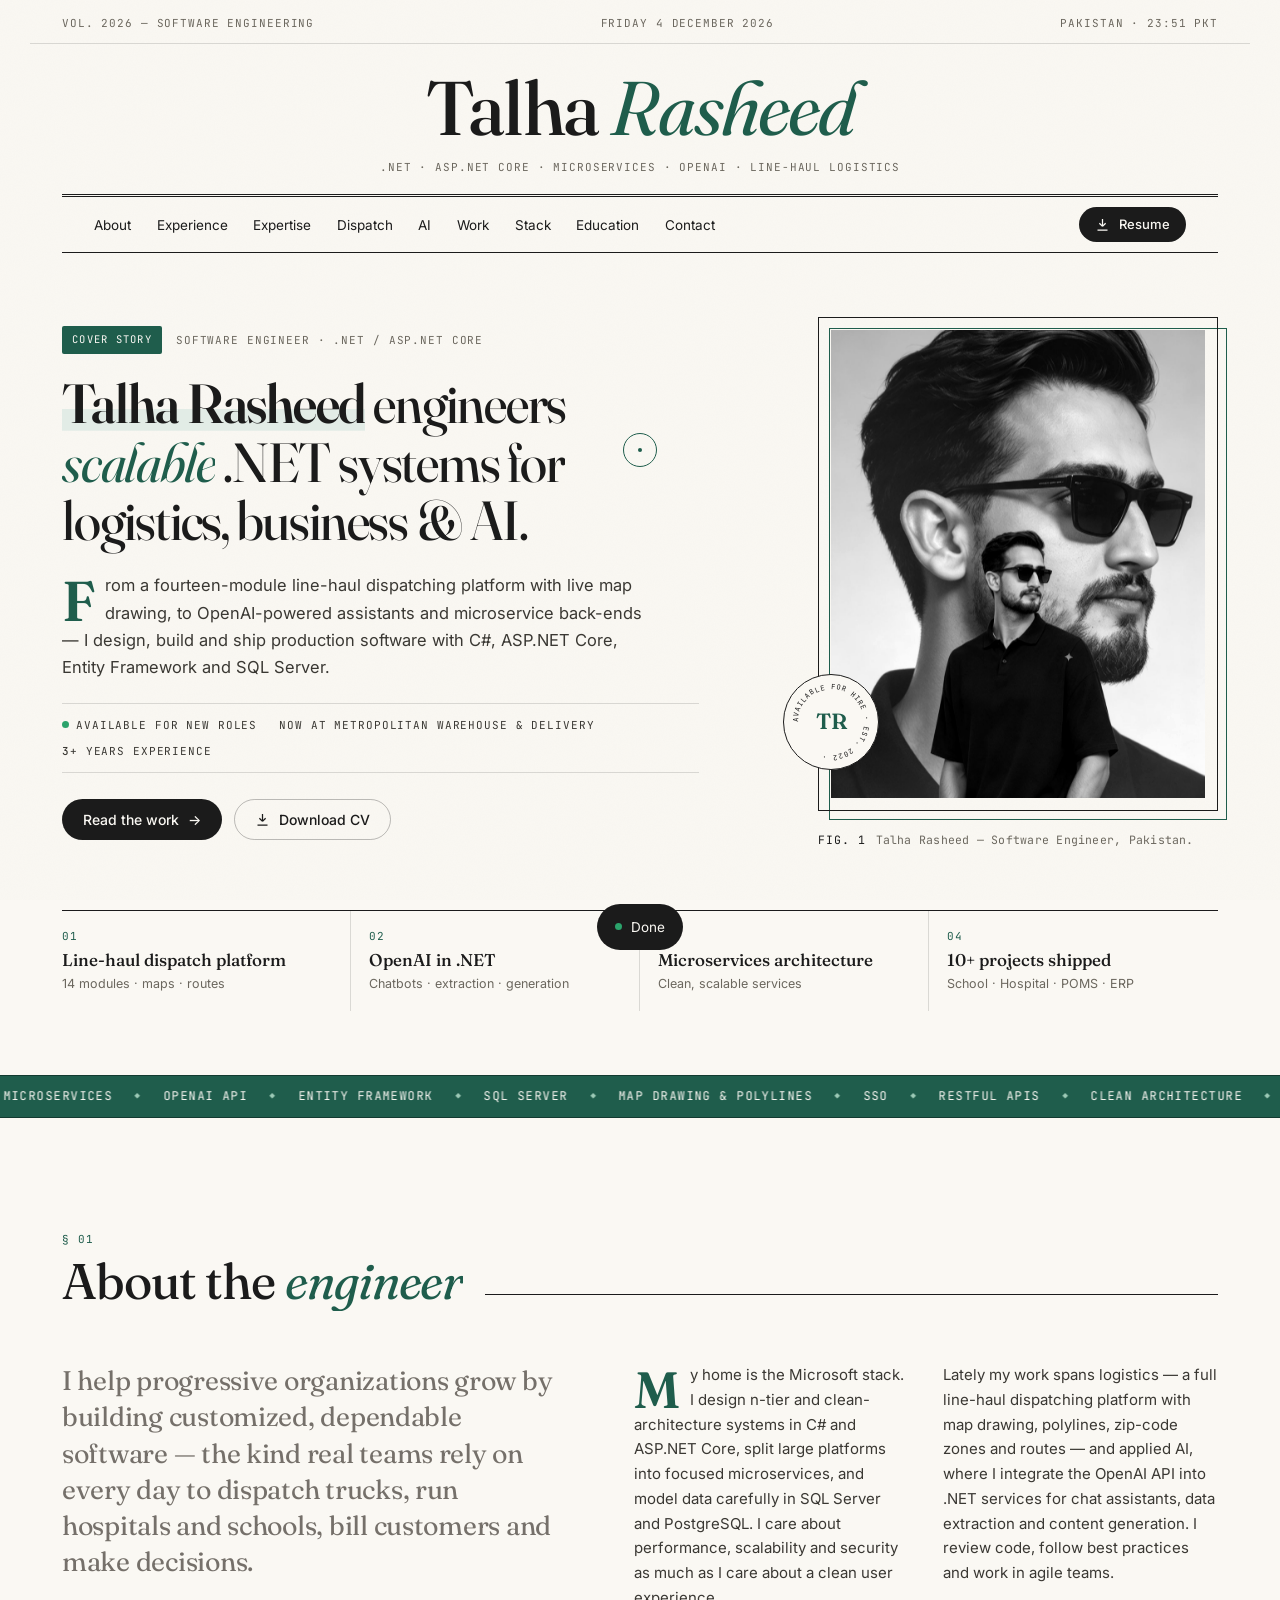
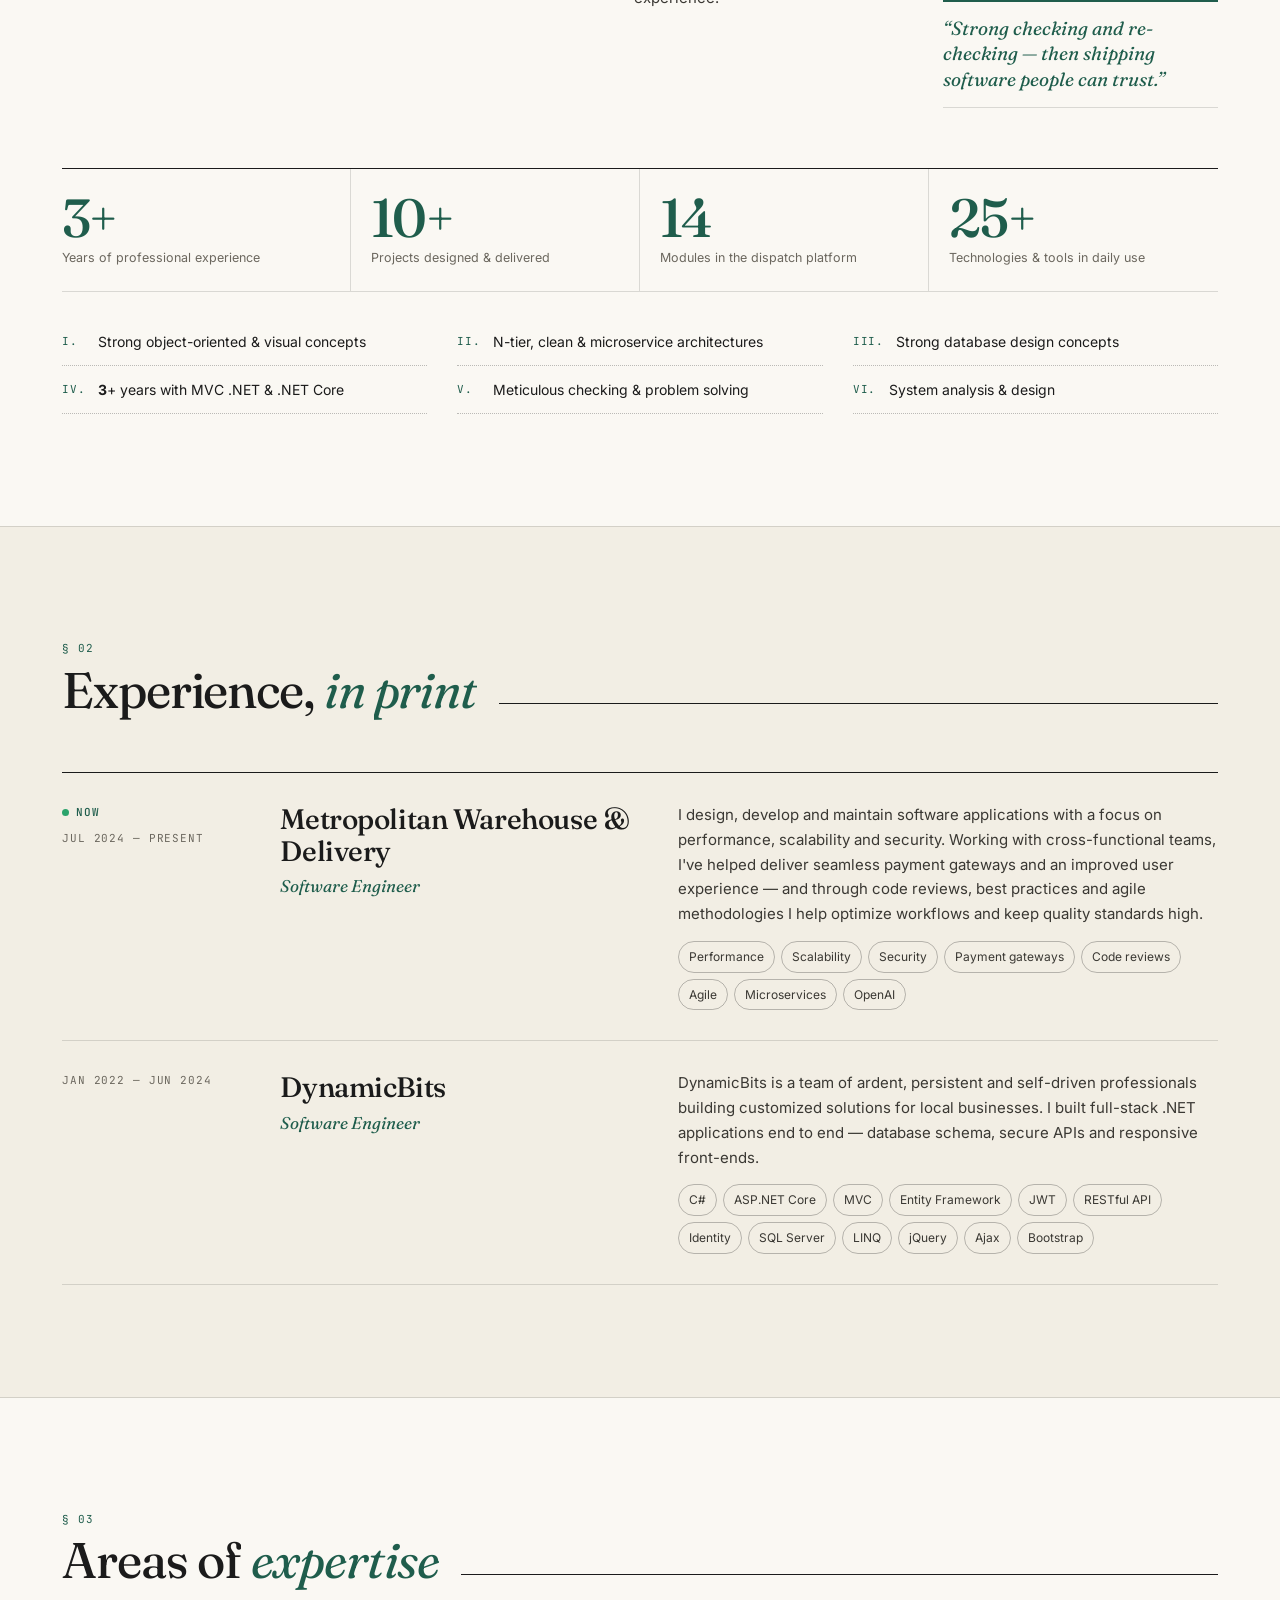
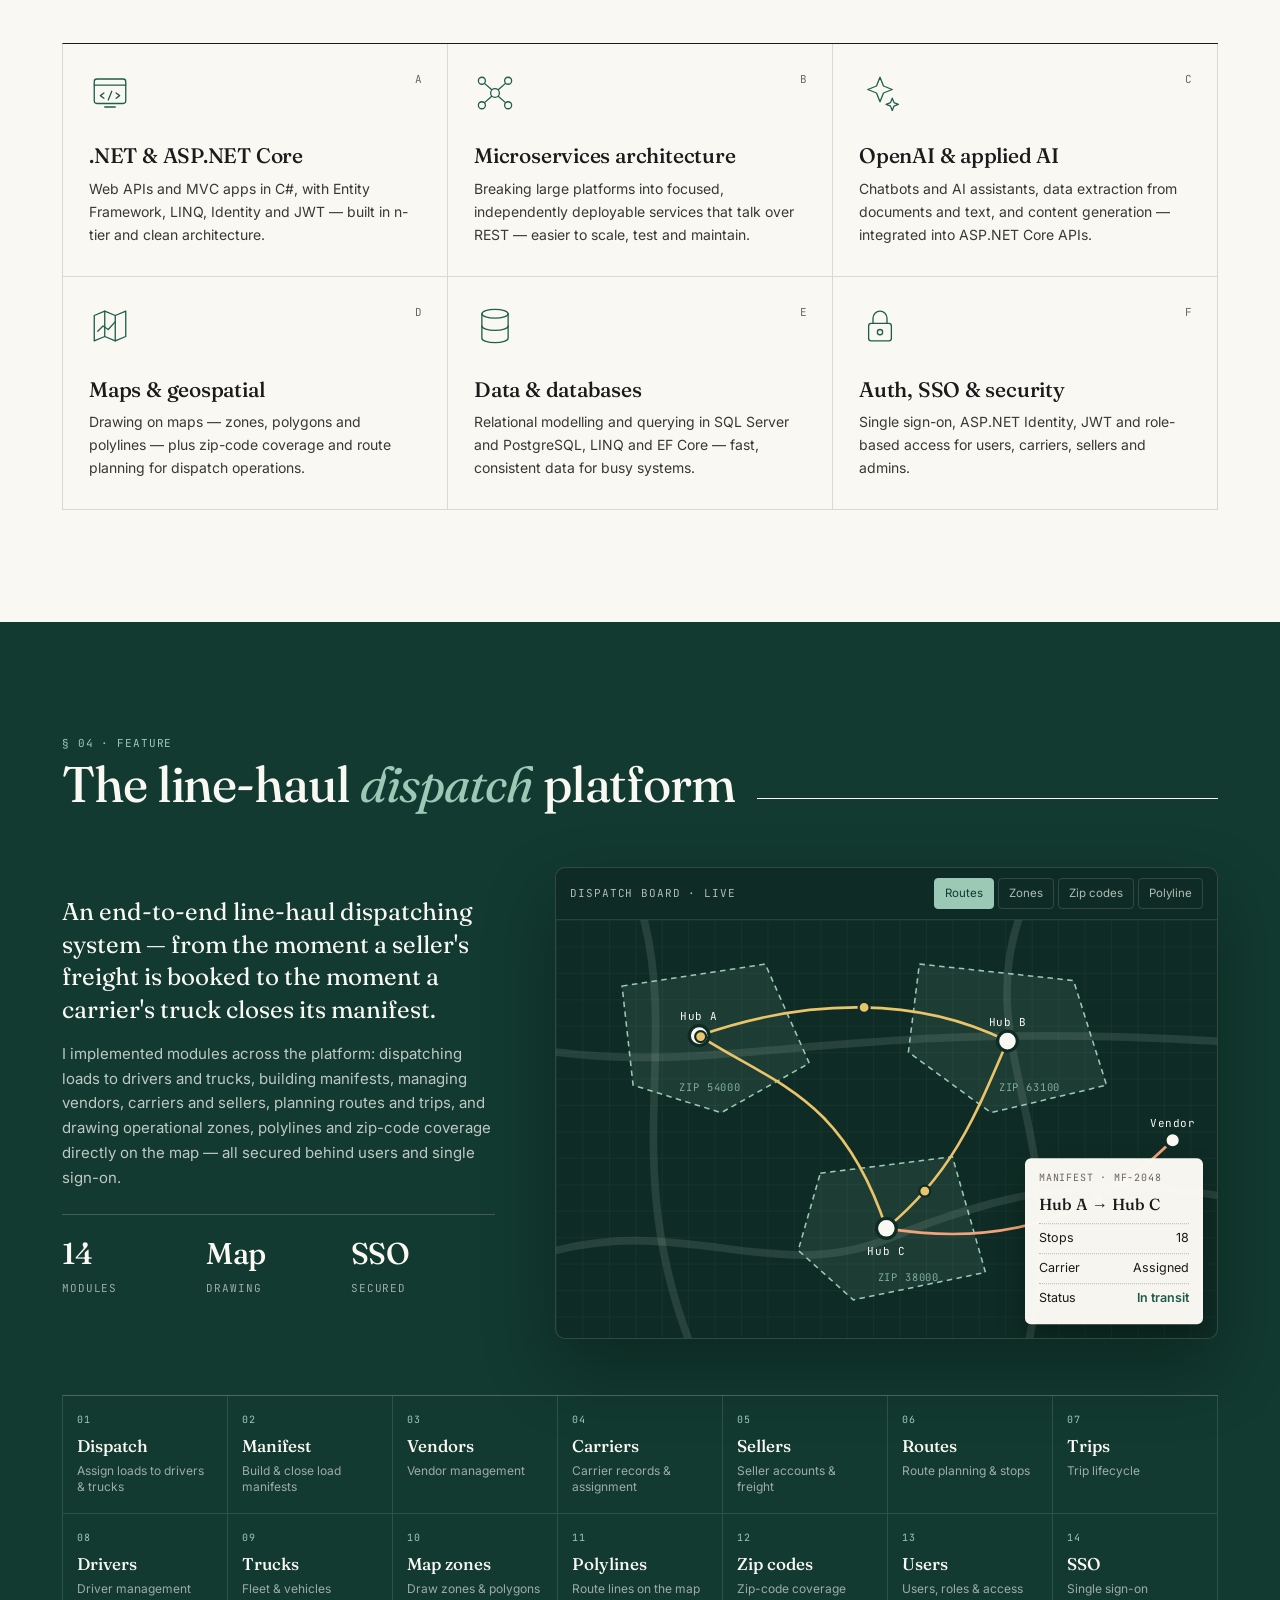
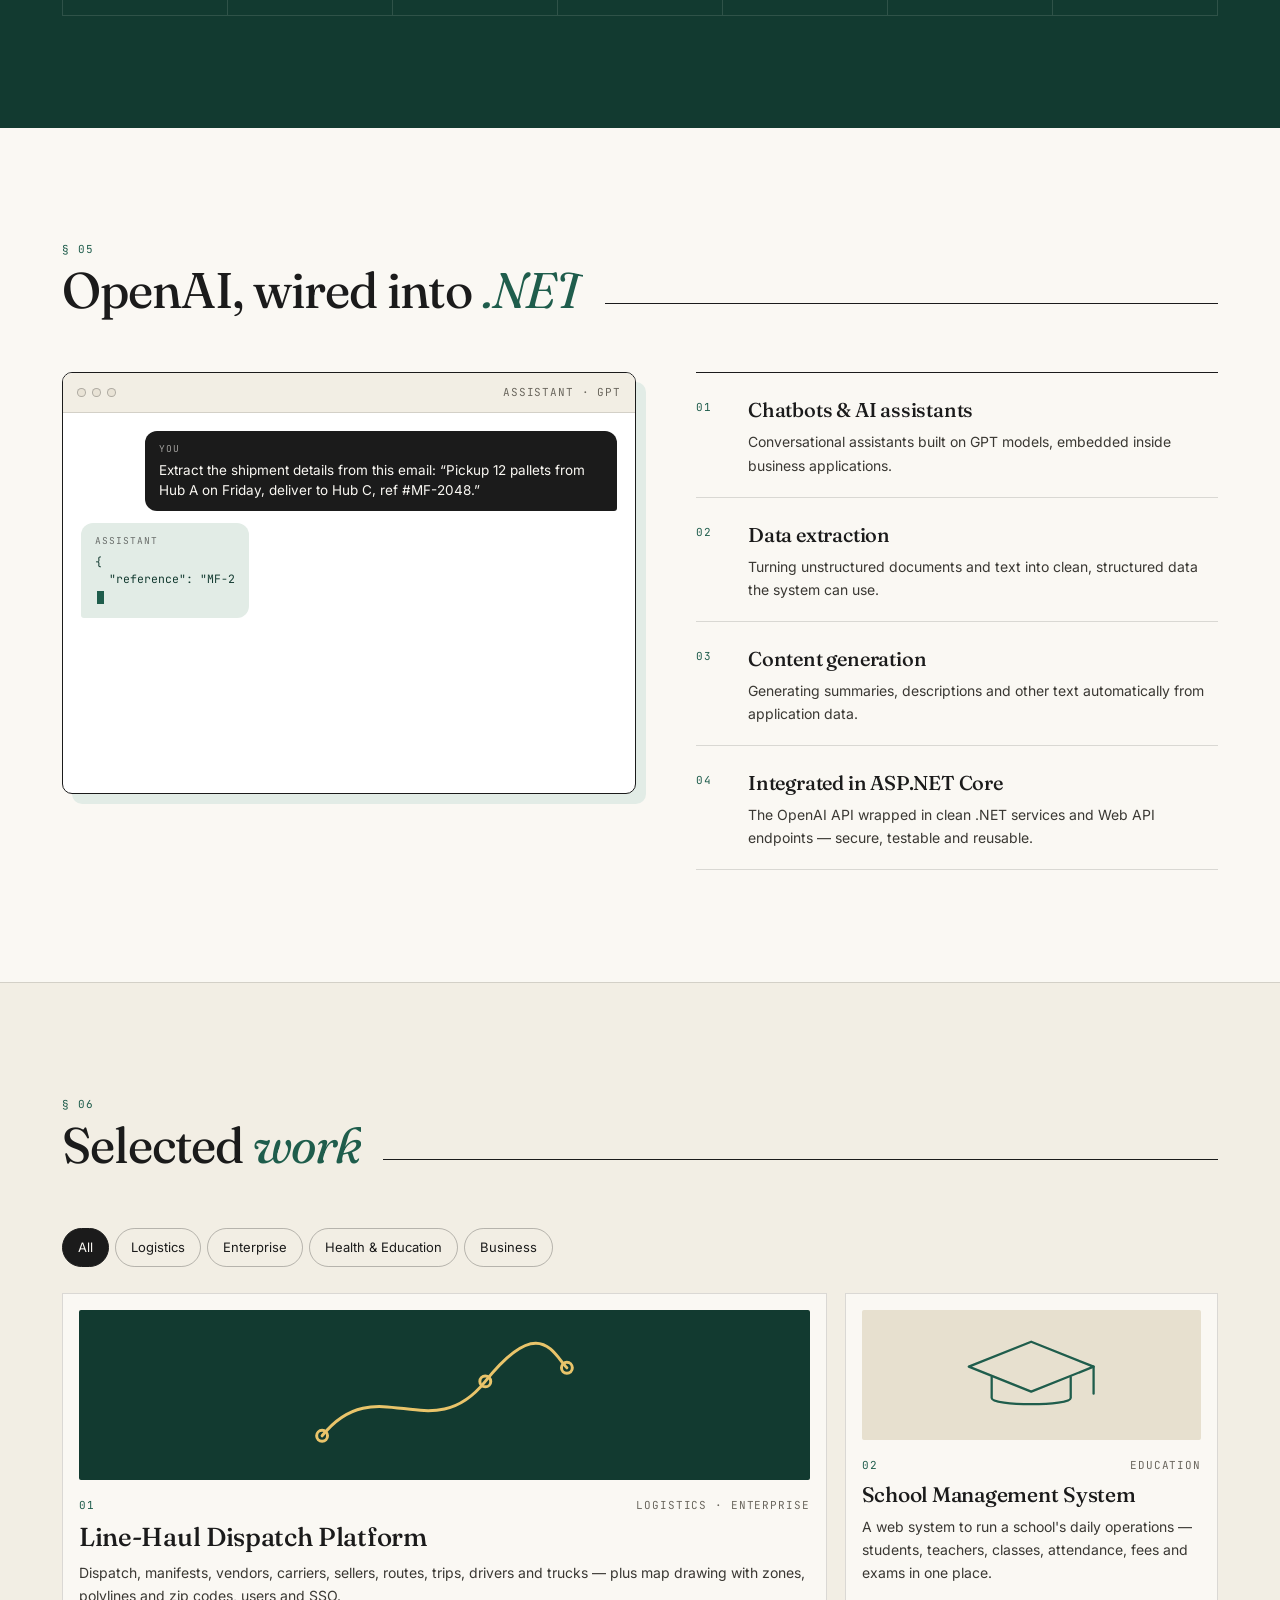
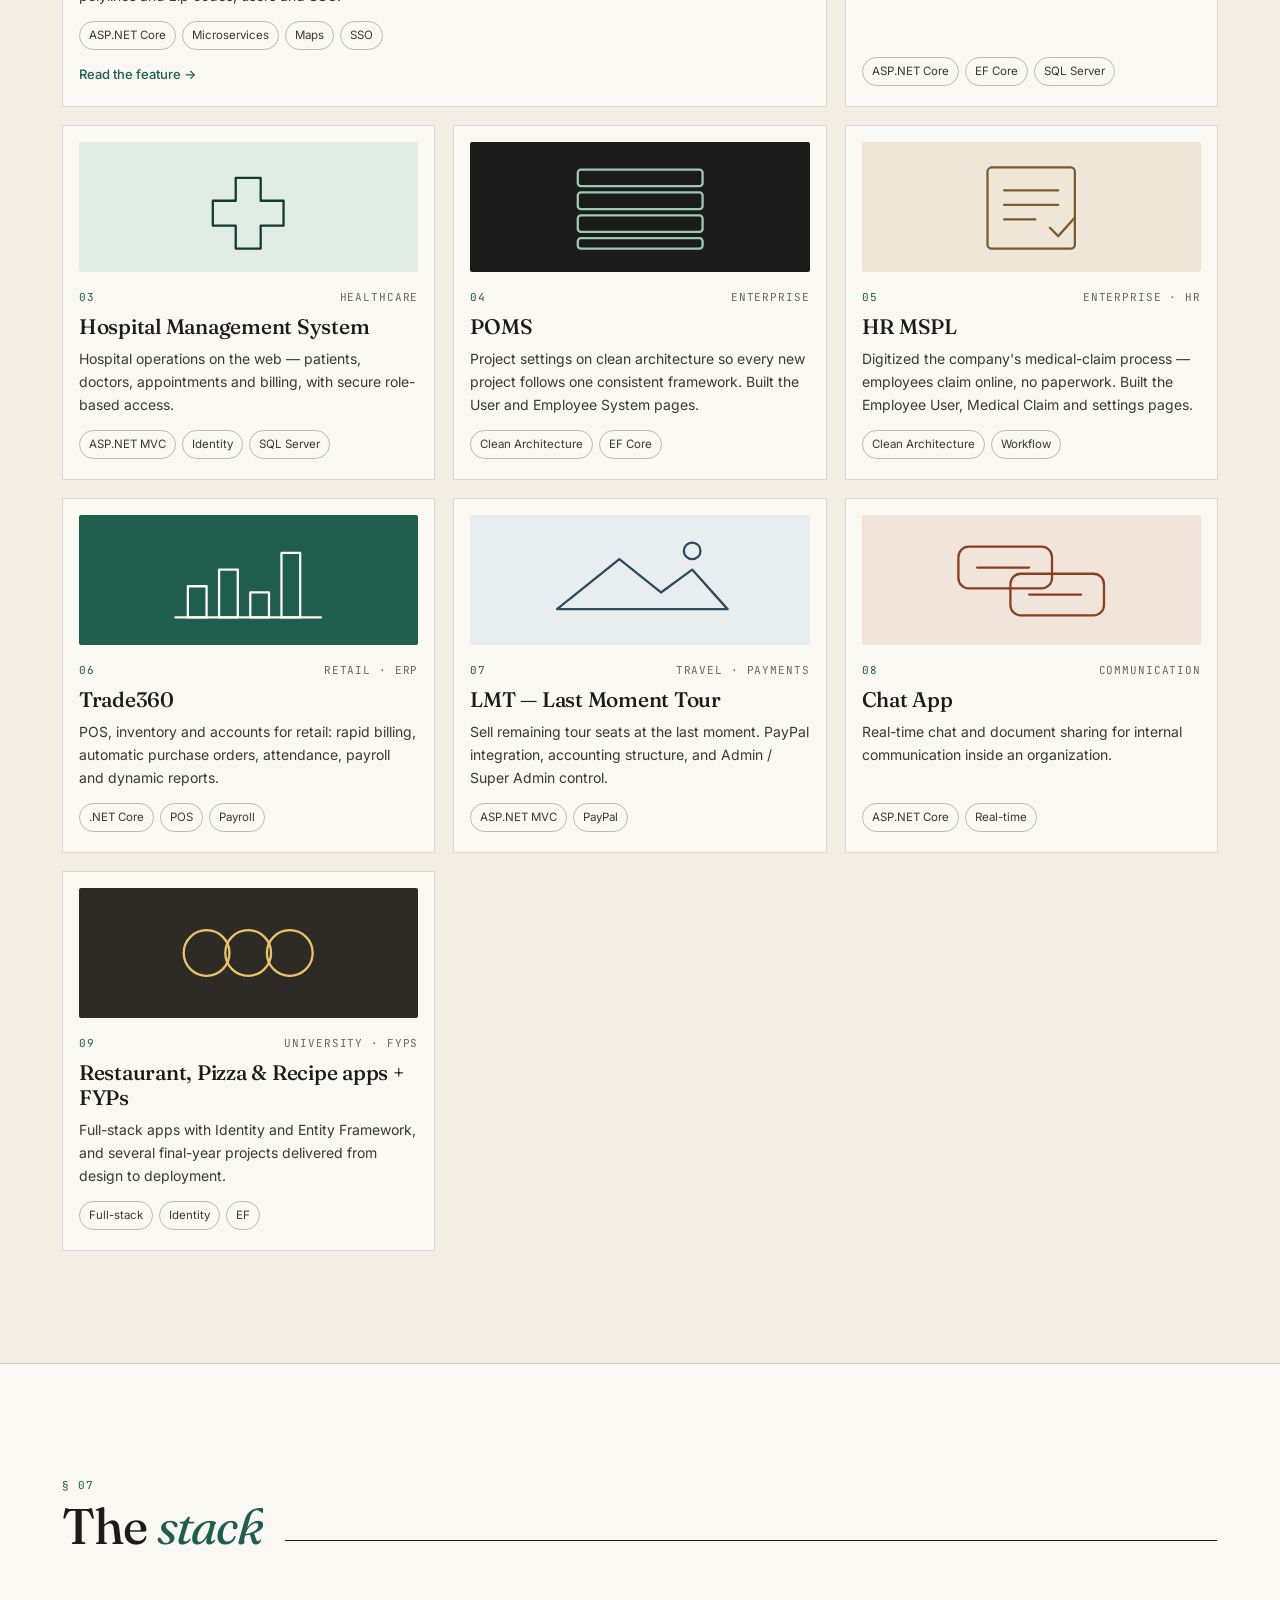
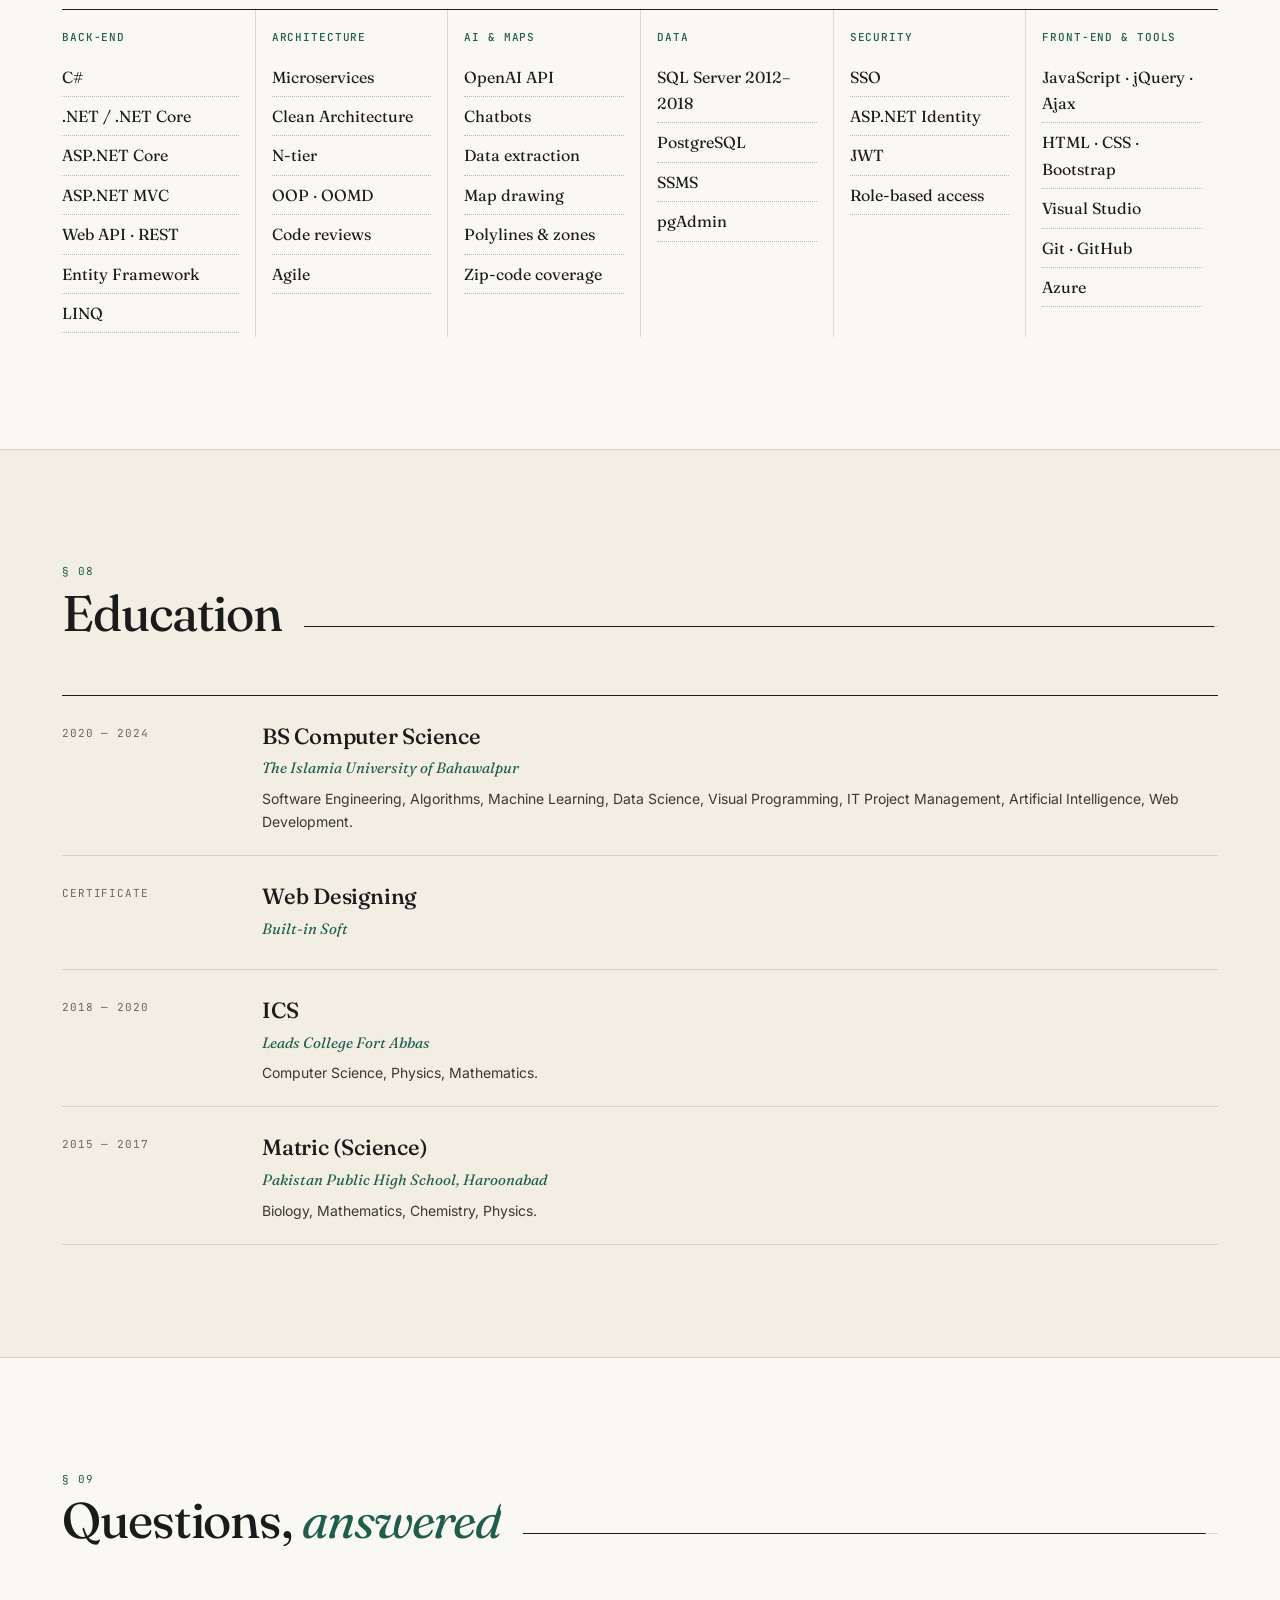
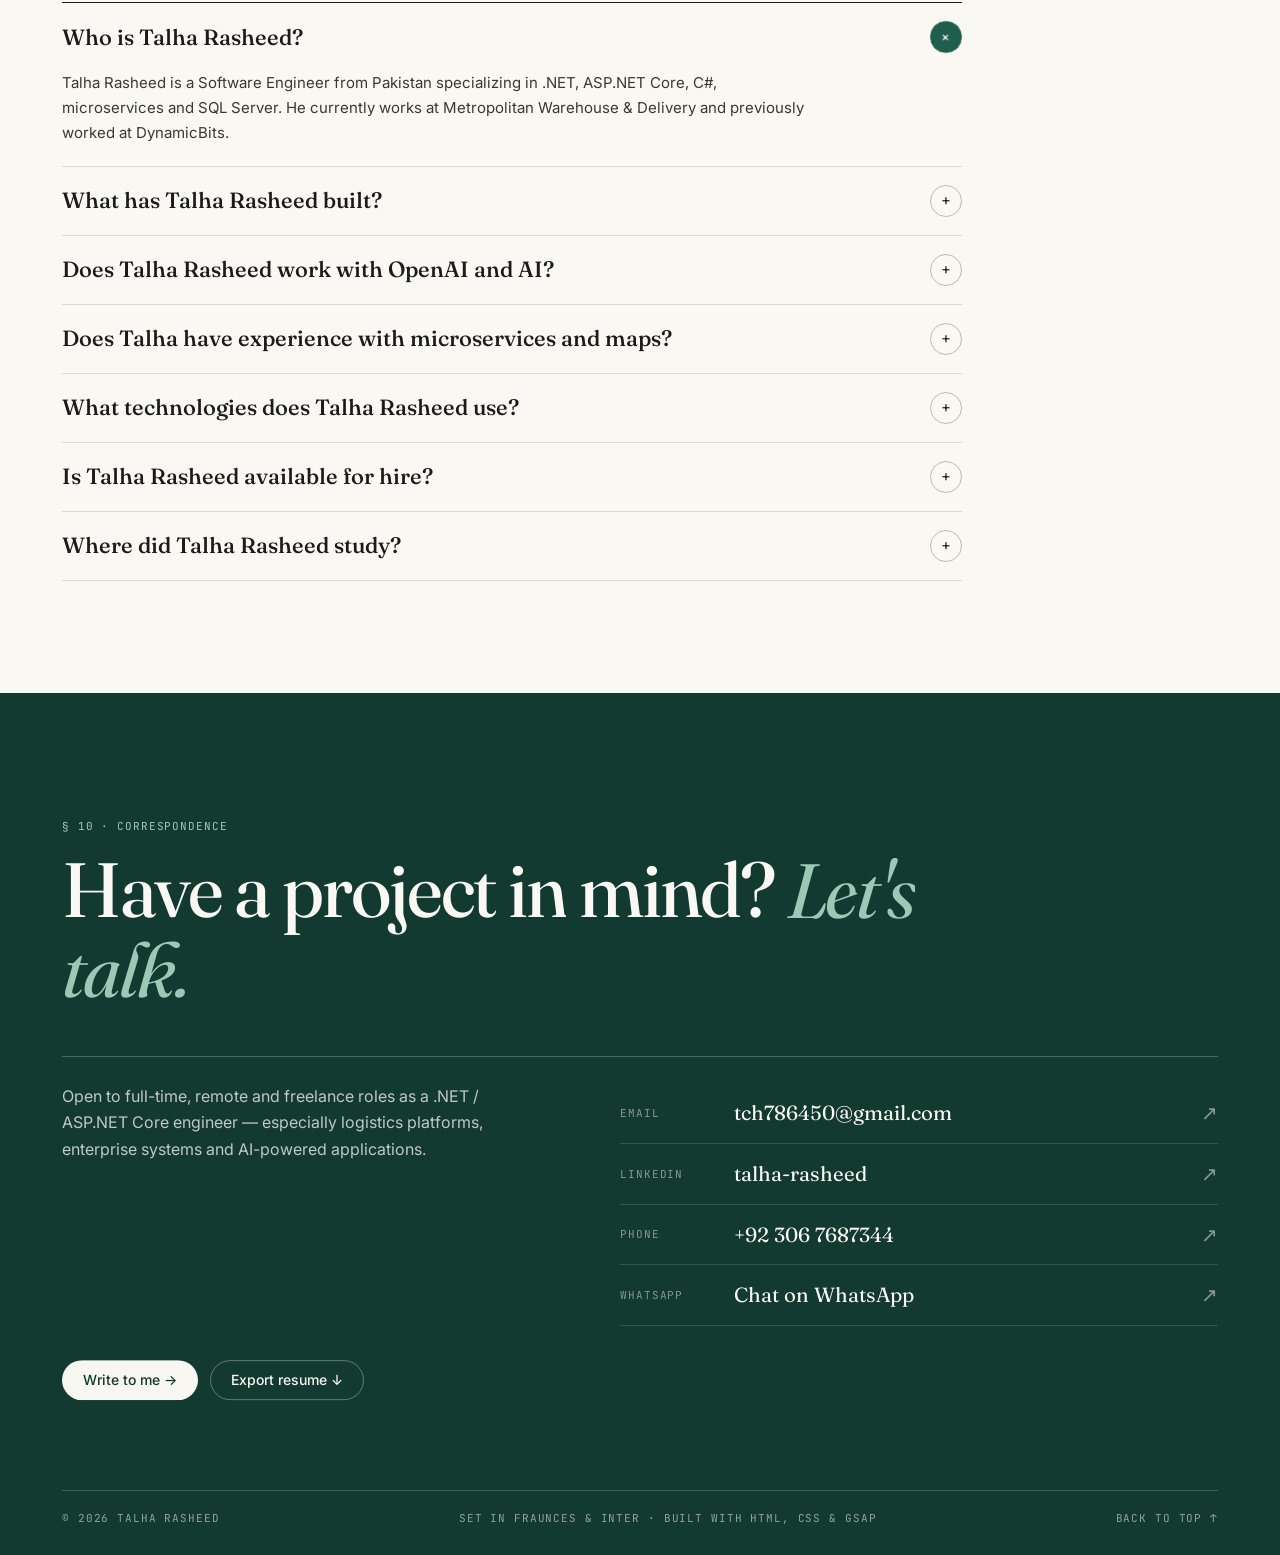
<file: index.html>
<!DOCTYPE html>
<html lang="en">
<head>
<meta charset="UTF-8" />
<meta name="viewport" content="width=device-width, initial-scale=1.0" />
<title>Talha Rasheed — .NET Software Engineer | ASP.NET Core, Microservices &amp; OpenAI</title>
<meta name="description" content="Talha Rasheed is a .NET Software Engineer in Pakistan building ASP.NET Core microservices, OpenAI integrations and line-haul dispatch systems with maps, routes and SSO." />
<meta name="author" content="Talha Rasheed" />
<meta name="keywords" content="Talha Rasheed, .NET developer, ASP.NET Core developer, C# developer, microservices developer, OpenAI developer, ChatGPT integration .NET, dispatch system developer, logistics software developer, line haul software, school management system, hospital management system, software engineer Pakistan, .NET developer Pakistan, hire .NET developer" />
<meta name="robots" content="index, follow, max-image-preview:large, max-snippet:-1, max-video-preview:-1" />
<link rel="canonical" href="https://talharasheed.vercel.app/" />
<meta name="geo.region" content="PK" />
<meta name="geo.placename" content="Pakistan" />
<!-- Google Search Console: paste your verification tag on the next line -->
<!-- <meta name="google-site-verification" content="PASTE_CODE_HERE" /> -->
<!-- Bing Webmaster Tools: paste your verification tag on the next line -->
<!-- <meta name="msvalidate.01" content="PASTE_CODE_HERE" /> -->
<meta property="og:type" content="profile" />
<meta property="og:site_name" content="Talha Rasheed" />
<meta property="og:url" content="https://talharasheed.vercel.app/" />
<meta property="og:title" content="Talha Rasheed — .NET Software Engineer | ASP.NET Core, Microservices &amp; OpenAI" />
<meta property="og:description" content="Talha Rasheed is a .NET Software Engineer in Pakistan building ASP.NET Core microservices, OpenAI integrations and line-haul dispatch systems with maps, routes and SSO." />
<meta property="og:image" content="https://talharasheed.vercel.app/assets/og-image.jpg" />
<meta property="og:image:width" content="1200" />
<meta property="og:image:height" content="630" />
<meta property="og:image:alt" content="Talha Rasheed — .NET Software Engineer" />
<meta property="og:locale" content="en_US" />
<meta property="profile:first_name" content="Talha" />
<meta property="profile:last_name" content="Rasheed" />
<meta name="twitter:card" content="summary_large_image" />
<meta name="twitter:title" content="Talha Rasheed — .NET Software Engineer | ASP.NET Core, Microservices &amp; OpenAI" />
<meta name="twitter:description" content="Talha Rasheed is a .NET Software Engineer in Pakistan building ASP.NET Core microservices, OpenAI integrations and line-haul dispatch systems with maps, routes and SSO." />
<meta name="twitter:image" content="https://talharasheed.vercel.app/assets/og-image.jpg" />
<meta name="theme-color" content="#FAF8F3" />
<link rel="icon" href="/favicon.ico" sizes="any" />
<link rel="icon" type="image/png" sizes="32x32" href="/assets/favicon-32.png" />
<link rel="apple-touch-icon" href="/assets/apple-touch-icon.png" />
<link rel="manifest" href="/site.webmanifest" />
<link rel="alternate" type="text/plain" title="LLM-readable profile" href="/llms.txt" />
<link rel="preload" as="image" href="assets/talha.jpg" fetchpriority="high" />
<script type="application/ld+json">
{
 "@context": "https://schema.org",
 "@graph": [
  {
   "@type": "Person",
   "@id": "https://talharasheed.vercel.app/#person",
   "name": "Talha Rasheed",
   "givenName": "Talha",
   "familyName": "Rasheed",
   "jobTitle": "Software Engineer",
   "description": ".NET Software Engineer specializing in ASP.NET Core, C#, microservices, OpenAI integration and logistics dispatch systems.",
   "url": "https://talharasheed.vercel.app/",
   "image": {
    "@type": "ImageObject",
    "url": "https://talharasheed.vercel.app/assets/talha.jpg",
    "width": 900,
    "height": 1600
   },
   "email": "mailto:tch786450@gmail.com",
   "telephone": "+92-306-7687344",
   "address": {
    "@type": "PostalAddress",
    "addressCountry": "PK"
   },
   "nationality": {
    "@type": "Country",
    "name": "Pakistan"
   },
   "worksFor": {
    "@type": "Organization",
    "name": "Metropolitan Warehouse & Delivery"
   },
   "alumniOf": [
    {
     "@type": "CollegeOrUniversity",
     "name": "The Islamia University of Bahawalpur",
     "sameAs": "https://www.iub.edu.pk/"
    }
   ],
   "hasCredential": [
    {
     "@type": "EducationalOccupationalCredential",
     "credentialCategory": "degree",
     "name": "BS Computer Science",
     "recognizedBy": {
      "@type": "CollegeOrUniversity",
      "name": "The Islamia University of Bahawalpur"
     }
    },
    {
     "@type": "EducationalOccupationalCredential",
     "credentialCategory": "certificate",
     "name": "Certificate in Web Designing",
     "recognizedBy": {
      "@type": "Organization",
      "name": "Built-in Soft"
     }
    }
   ],
   "hasOccupation": {
    "@type": "Occupation",
    "name": ".NET Software Engineer",
    "occupationLocation": {
     "@type": "Country",
     "name": "Pakistan"
    },
    "skills": "C#, .NET, ASP.NET Core, ASP.NET MVC, Web API, Entity Framework, LINQ, Microservices, Clean Architecture, OpenAI API, SQL Server, PostgreSQL, SSO, ASP.NET Identity, JWT, Map drawing, Polylines, JavaScript, jQuery, HTML, CSS, Bootstrap, Azure, Git"
   },
   "knowsAbout": [
    "C#",
    ".NET",
    ".NET Core",
    "ASP.NET Core",
    "ASP.NET MVC",
    "Web API",
    "Entity Framework",
    "LINQ",
    "Microservices",
    "Clean Architecture",
    "OpenAI API",
    "ChatGPT integration",
    "AI chatbots",
    "Data extraction with AI",
    "Line-haul dispatch systems",
    "Logistics software",
    "Map drawing",
    "Polylines",
    "Geofencing zones",
    "Zip-code coverage",
    "Route planning",
    "Single sign-on (SSO)",
    "ASP.NET Identity",
    "JWT authentication",
    "Microsoft SQL Server",
    "PostgreSQL",
    "JavaScript",
    "jQuery",
    "Bootstrap",
    "Microsoft Azure",
    "Git",
    "School management systems",
    "Hospital management systems",
    "POS and inventory systems"
   ],
   "knowsLanguage": [
    "English",
    "Urdu"
   ],
   "sameAs": [
    "https://www.linkedin.com/in/talha-rasheed-a3a185209"
   ]
  },
  {
   "@type": "WebSite",
   "@id": "https://talharasheed.vercel.app/#website",
   "url": "https://talharasheed.vercel.app/",
   "name": "Talha Rasheed — .NET Software Engineer",
   "alternateName": [
    "Talha Rasheed Portfolio",
    "Talha Rasheed"
   ],
   "inLanguage": "en",
   "publisher": {
    "@id": "https://talharasheed.vercel.app/#person"
   }
  },
  {
   "@type": "ProfilePage",
   "@id": "https://talharasheed.vercel.app/#profilepage",
   "url": "https://talharasheed.vercel.app/",
   "name": "Talha Rasheed — .NET Software Engineer | ASP.NET Core, Microservices & OpenAI",
   "isPartOf": {
    "@id": "https://talharasheed.vercel.app/#website"
   },
   "mainEntity": {
    "@id": "https://talharasheed.vercel.app/#person"
   },
   "about": {
    "@id": "https://talharasheed.vercel.app/#person"
   },
   "primaryImageOfPage": {
    "@type": "ImageObject",
    "url": "https://talharasheed.vercel.app/assets/og-image.jpg"
   },
   "inLanguage": "en",
   "dateModified": "2026-11-25",
   "hasPart": [
    {
     "@type": "CreativeWork",
     "name": "Line-Haul Dispatch Platform",
     "description": "End-to-end line-haul dispatching system with dispatch, manifests, vendors, carriers, sellers, routes, trips, drivers, trucks, map zones, polylines, zip codes, users and SSO.",
     "creator": {
      "@id": "https://talharasheed.vercel.app/#person"
     }
    },
    {
     "@type": "CreativeWork",
     "name": "School Management System",
     "description": "Web system for students, teachers, classes, attendance, fees and exams.",
     "creator": {
      "@id": "https://talharasheed.vercel.app/#person"
     }
    },
    {
     "@type": "CreativeWork",
     "name": "Hospital Management System",
     "description": "Web system for patients, doctors, appointments and billing.",
     "creator": {
      "@id": "https://talharasheed.vercel.app/#person"
     }
    },
    {
     "@type": "CreativeWork",
     "name": "POMS",
     "description": "Clean-architecture project system; project settings and User and Employee System pages.",
     "creator": {
      "@id": "https://talharasheed.vercel.app/#person"
     }
    },
    {
     "@type": "CreativeWork",
     "name": "HR MSPL",
     "description": "HR system that digitizes medical claims.",
     "creator": {
      "@id": "https://talharasheed.vercel.app/#person"
     }
    },
    {
     "@type": "CreativeWork",
     "name": "Trade360",
     "description": "POS, inventory and accounts management for retail.",
     "creator": {
      "@id": "https://talharasheed.vercel.app/#person"
     }
    },
    {
     "@type": "CreativeWork",
     "name": "LMT — Last Moment Tour",
     "description": "Last-minute tour seat booking with PayPal integration.",
     "creator": {
      "@id": "https://talharasheed.vercel.app/#person"
     }
    },
    {
     "@type": "CreativeWork",
     "name": "Chat App",
     "description": "Real-time chat and document sharing for organizations.",
     "creator": {
      "@id": "https://talharasheed.vercel.app/#person"
     }
    }
   ]
  },
  {
   "@type": "FAQPage",
   "@id": "https://talharasheed.vercel.app/#faq",
   "mainEntity": [
    {
     "@type": "Question",
     "name": "Who is Talha Rasheed?",
     "acceptedAnswer": {
      "@type": "Answer",
      "text": "Talha Rasheed is a Software Engineer from Pakistan specializing in .NET, ASP.NET Core, C#, microservices and SQL Server. He currently works at Metropolitan Warehouse & Delivery and previously worked at DynamicBits."
     }
    },
    {
     "@type": "Question",
     "name": "What has Talha Rasheed built?",
     "acceptedAnswer": {
      "@type": "Answer",
      "text": "A line-haul dispatch platform (dispatch, manifests, vendors, carriers, sellers, routes, trips, drivers, trucks, map zones, polylines, zip codes, users and SSO), a School Management System, a Hospital Management System, POMS, HR MSPL, Trade360 (POS & inventory), LMT (tour booking with PayPal) and a real-time Chat App."
     }
    },
    {
     "@type": "Question",
     "name": "Does Talha Rasheed work with OpenAI and AI?",
     "acceptedAnswer": {
      "@type": "Answer",
      "text": "Yes. Talha integrates the OpenAI API into ASP.NET Core services to build chatbots and AI assistants, extract structured data from documents and text, and generate content."
     }
    },
    {
     "@type": "Question",
     "name": "Does Talha have experience with microservices and maps?",
     "acceptedAnswer": {
      "@type": "Answer",
      "text": "Yes. He designs microservice and clean-architecture back-ends in .NET, and has built map features for logistics: drawing zones and polygons, polylines, zip-code coverage and routes."
     }
    },
    {
     "@type": "Question",
     "name": "What technologies does Talha Rasheed use?",
     "acceptedAnswer": {
      "@type": "Answer",
      "text": "C#, .NET, .NET Core, ASP.NET Core, MVC, Web API, Entity Framework, LINQ, microservices, OpenAI API, SQL Server, PostgreSQL, SSO, ASP.NET Identity, JWT, JavaScript, jQuery, Ajax, HTML, CSS, Bootstrap, Git, GitHub and Azure."
     }
    },
    {
     "@type": "Question",
     "name": "Is Talha Rasheed available for hire?",
     "acceptedAnswer": {
      "@type": "Answer",
      "text": "Yes. Talha is open to full-time, remote and freelance roles as a .NET / ASP.NET Core engineer. Contact him at tch786450@gmail.com or on LinkedIn."
     }
    },
    {
     "@type": "Question",
     "name": "Where did Talha Rasheed study?",
     "acceptedAnswer": {
      "@type": "Answer",
      "text": "Talha holds a BS in Computer Science from The Islamia University of Bahawalpur (2020–2024) and a Certificate in Web Designing from Built-in Soft."
     }
    }
   ]
  }
 ]
}
</script>
<link rel="preconnect" href="https://fonts.googleapis.com" />
<link rel="preconnect" href="https://fonts.gstatic.com" crossorigin />
<link rel="preload" as="style" href="https://fonts.googleapis.com/css2?family=Fraunces:ital,opsz,wght@0,9..144,400..700;1,9..144,400..600&family=Inter:wght@400;500;600&family=JetBrains+Mono:wght@400;500&display=swap" />
<link href="https://fonts.googleapis.com/css2?family=Fraunces:ital,opsz,wght@0,9..144,400..700;1,9..144,400..600&family=Inter:wght@400;500;600&family=JetBrains+Mono:wght@400;500&display=swap" rel="stylesheet" media="print" onload="this.media='all'" />
<noscript><link href="https://fonts.googleapis.com/css2?family=Fraunces:ital,opsz,wght@0,9..144,400..700;1,9..144,400..600&family=Inter:wght@400;500;600&family=JetBrains+Mono:wght@400;500&display=swap" rel="stylesheet" /></noscript>
<link rel="stylesheet" href="assets/css/style.css" />
</head>
<body>

<div class="progress" aria-hidden="true"></div>
<div class="cursor" aria-hidden="true"><span></span></div>

<!-- Loader -->
<div class="loader" id="loader" aria-hidden="true">
  <div class="loader__inner">
    <div class="loader__kicker mono">The Portfolio · Vol. <span class="yr-now"></span></div>
    <div class="loader__name"><span>Talha</span> <span><em>Rasheed</em></span></div>
    <div class="loader__rule"><i></i></div>
    <div class="loader__meta mono"><span>Printing the issue</span><span><b id="loadNum">0</b>%</span></div>
  </div>
</div>

<!-- Masthead -->
<header class="mast" id="top">
  <div class="wrap mast__top mono">
    <span>Vol. <span class="yr-now"></span> — Software Engineering</span>
    <span id="today">—</span>
    <span>Pakistan · <span id="clock">--:--</span> PKT</span>
  </div>
  <div class="wrap mast__name">
    <a href="#top" class="nameplate" aria-label="Talha Rasheed — home">Talha <em>Rasheed</em></a>
    <p class="mast__tag mono">.NET · ASP.NET Core · Microservices · OpenAI · Line-haul logistics</p>
  </div>
  <nav class="wrap mast__nav" aria-label="Primary">
    <div class="mast__links">
      <a href="#about">About</a><a href="#experience">Experience</a><a href="#expertise">Expertise</a><a href="#dispatch">Dispatch</a><a href="#ai">AI</a><a href="#work">Work</a><a href="#stack">Stack</a><a href="#education">Education</a><a href="#contact">Contact</a>
    </div>
    <button class="btn btn--ink btn--sm" data-open-export>
      <svg viewBox="0 0 24 24" fill="none" stroke="currentColor" stroke-width="2"><path d="M12 3v12m0 0-5-5m5 5 5-5M4 21h16"/></svg>Resume
    </button>
  </nav>
</header>

<!-- Sticky compact nav -->
<div class="snav" id="snav">
  <div class="wrap snav__in">
    <a href="#top" class="snav__logo">T<em>R</em>.</a>
    <div class="snav__links">
      <a href="#about">About</a><a href="#experience">Experience</a><a href="#expertise">Expertise</a><a href="#dispatch">Dispatch</a><a href="#ai">AI</a><a href="#work">Work</a><a href="#contact">Contact</a>
    </div>
    <button class="btn btn--em btn--sm" data-open-export>Resume ↓</button>
    <button class="burger" id="burger" aria-label="Menu"><i></i><i></i></button>
  </div>
</div>
<div class="mmenu" id="mmenu" data-lenis-prevent>
  <a href="#about">About</a><a href="#experience">Experience</a><a href="#expertise">Expertise</a><a href="#dispatch">Dispatch</a><a href="#ai">AI</a><a href="#work">Work</a><a href="#stack">Stack</a><a href="#education">Education</a><a href="#faq">FAQ</a><a href="#contact">Contact</a>
  <button class="btn btn--em" data-open-export>Export resume ↓</button>
</div>

<main>

<!-- HERO / COVER STORY -->
<section class="hero wrap">
  <div class="hero__grid">
    <div class="hero__text">
      <div class="kicker"><span class="label">Cover story</span><span class="mono">Software Engineer · .NET / ASP.NET Core</span></div>
      <h1 class="hero__h1 split">
        <span class="hero__nm">Talha Rasheed</span> engineers <em>scalable</em> .NET systems for logistics, business &amp; AI.
      </h1>
      <p class="hero__dek dropcap">From a fourteen-module line-haul dispatching platform with live map drawing, to OpenAI-powered assistants and microservice back-ends — I design, build and ship production software with C#, ASP.NET Core, Entity Framework and SQL Server.</p>
      <div class="byline mono">
        <span><i class="dot"></i>Available for new roles</span>
        <span>Now at Metropolitan Warehouse &amp; Delivery</span>
        <span><b class="yrs-exp">3</b>+ years experience</span>
      </div>
      <div class="hero__cta">
        <a href="#work" class="btn btn--ink magnetic">Read the work <span aria-hidden="true">→</span></a>
        <button class="btn btn--line magnetic" data-open-export>
          <svg viewBox="0 0 24 24" fill="none" stroke="currentColor" stroke-width="2"><path d="M12 3v12m0 0-5-5m5 5 5-5M4 21h16"/></svg>Download CV
        </button>
      </div>
    </div>
    <figure class="hero__fig">
      <div class="hero__frame">
        <div class="hero__img"><img src="assets/talha.jpg" alt="Talha Rasheed, .NET Software Engineer" width="900" height="1600" fetchpriority="high" /></div>
        <div class="seal" aria-hidden="true">
          <svg viewBox="0 0 120 120"><defs><path id="circ" d="M60,60 m-44,0 a44,44 0 1,1 88,0 a44,44 0 1,1 -88,0"/></defs><text><textPath href="#circ">Available for hire · Est. 2022 · </textPath></text></svg>
          <b>TR</b>
        </div>
      </div>
      <figcaption class="mono"><span>Fig. 1</span> Talha Rasheed — Software Engineer, Pakistan.</figcaption>
    </figure>
  </div>

  <ol class="issue">
    <li><a href="#dispatch"><span class="mono">01</span><b>Line-haul dispatch platform</b><small>14 modules · maps · routes</small></a></li>
    <li><a href="#ai"><span class="mono">02</span><b>OpenAI in .NET</b><small>Chatbots · extraction · generation</small></a></li>
    <li><a href="#expertise"><span class="mono">03</span><b>Microservices architecture</b><small>Clean, scalable services</small></a></li>
    <li><a href="#work"><span class="mono">04</span><b>10+ projects shipped</b><small>School · Hospital · POMS · ERP</small></a></li>
  </ol>
</section>

<!-- TICKER -->
<div class="ticker" aria-hidden="true">
  <div class="ticker__track" data-marquee="1">
    <div class="ticker__item">
      <span>ASP.NET Core</span><i>◆</i><span>C#</span><i>◆</i><span>Microservices</span><i>◆</i><span>OpenAI API</span><i>◆</i><span>Entity Framework</span><i>◆</i><span>SQL Server</span><i>◆</i><span>Map drawing &amp; polylines</span><i>◆</i><span>SSO</span><i>◆</i><span>RESTful APIs</span><i>◆</i><span>Clean Architecture</span><i>◆</i>
    </div>
  </div>
</div>

<!-- ABOUT -->
<section class="sec wrap" id="about">
  <header class="shead">
    <span class="shead__no mono">§ 01</span>
    <h2 class="shead__t split">About the <em>engineer</em></h2>
    <span class="shead__rule"><i></i></span>
  </header>
  <div class="about">
    <p class="about__lead reveal-words">I help progressive organizations grow by building customized, dependable software — the kind real teams rely on every day to dispatch trucks, run hospitals and schools, bill customers and make decisions.</p>
    <div class="about__cols">
      <p class="dropcap">My home is the Microsoft stack. I design n-tier and clean-architecture systems in C# and ASP.NET Core, split large platforms into focused microservices, and model data carefully in SQL Server and PostgreSQL. I care about performance, scalability and security as much as I care about a clean user experience.</p>
      <p>Lately my work spans logistics — a full line-haul dispatching platform with map drawing, polylines, zip-code zones and routes — and applied AI, where I integrate the OpenAI API into .NET services for chat assistants, data extraction and content generation. I review code, follow best practices and work in agile teams.</p>
      <blockquote class="pull">“Strong checking and re-checking — then shipping software people can trust.”</blockquote>
    </div>
  </div>
  <div class="stats">
    <div class="stat"><b><span class="count yrs-exp" data-to="3">0</span>+</b><small>Years of professional experience</small></div>
    <div class="stat"><b><span class="count" data-to="10">0</span>+</b><small>Projects designed &amp; delivered</small></div>
    <div class="stat"><b><span class="count" data-to="14">0</span></b><small>Modules in the dispatch platform</small></div>
    <div class="stat"><b><span class="count" data-to="25">0</span>+</b><small>Technologies &amp; tools in daily use</small></div>
  </div>
  <ul class="hl">
    <li><span class="mono">i.</span>Strong object-oriented &amp; visual concepts</li>
    <li><span class="mono">ii.</span>N-tier, clean &amp; microservice architectures</li>
    <li><span class="mono">iii.</span>Strong database design concepts</li>
    <li><span class="mono">iv.</span><span><b class="yrs-exp">3</b>+ years with MVC .NET &amp; .NET Core</span></li>
    <li><span class="mono">v.</span>Meticulous checking &amp; problem solving</li>
    <li><span class="mono">vi.</span>System analysis &amp; design</li>
  </ul>
</section>

<!-- EXPERIENCE -->
<section class="sec sec--tint" id="experience">
  <div class="wrap">
    <header class="shead">
      <span class="shead__no mono">§ 02</span>
      <h2 class="shead__t split">Experience, <em>in print</em></h2>
      <span class="shead__rule"><i></i></span>
    </header>
    <div class="jobs">
      <article class="job">
        <div class="job__when mono"><span class="now"><i></i>Now</span>Jul 2024 — Present</div>
        <div class="job__head">
          <h3>Metropolitan Warehouse &amp; Delivery</h3>
          <p class="job__role">Software Engineer</p>
        </div>
        <div class="job__body">
          <p>I design, develop and maintain software applications with a focus on performance, scalability and security. Working with cross-functional teams, I've helped deliver seamless payment gateways and an improved user experience — and through code reviews, best practices and agile methodologies I help optimize workflows and keep quality standards high.</p>
          <div class="tags"><span>Performance</span><span>Scalability</span><span>Security</span><span>Payment gateways</span><span>Code reviews</span><span>Agile</span><span>Microservices</span><span>OpenAI</span></div>
        </div>
      </article>
      <article class="job">
        <div class="job__when mono">Jan 2022 — Jun 2024</div>
        <div class="job__head">
          <h3>DynamicBits</h3>
          <p class="job__role">Software Engineer</p>
        </div>
        <div class="job__body">
          <p>DynamicBits is a team of ardent, persistent and self-driven professionals building customized solutions for local businesses. I built full-stack .NET applications end to end — database schema, secure APIs and responsive front-ends.</p>
          <div class="tags"><span>C#</span><span>ASP.NET Core</span><span>MVC</span><span>Entity Framework</span><span>JWT</span><span>RESTful API</span><span>Identity</span><span>SQL Server</span><span>LINQ</span><span>jQuery</span><span>Ajax</span><span>Bootstrap</span></div>
        </div>
      </article>
    </div>
  </div>
</section>

<!-- EXPERTISE -->
<section class="sec wrap" id="expertise">
  <header class="shead">
    <span class="shead__no mono">§ 03</span>
    <h2 class="shead__t split">Areas of <em>expertise</em></h2>
    <span class="shead__rule"><i></i></span>
  </header>
  <div class="depts">
    <article class="dept">
      <svg class="dept__ic" viewBox="0 0 48 48"><rect x="6" y="8" width="36" height="28" rx="3"/><path d="M6 15h36M17 24l-4 3 4 3M31 24l4 3-4 3M26 22l-4 10"/><path d="M18 40h12"/></svg>
      <span class="dept__no mono">A</span>
      <h3>.NET &amp; ASP.NET Core</h3>
      <p>Web APIs and MVC apps in C#, with Entity Framework, LINQ, Identity and JWT — built in n-tier and clean architecture.</p>
    </article>
    <article class="dept">
      <svg class="dept__ic" viewBox="0 0 48 48"><circle cx="24" cy="24" r="5"/><circle cx="9" cy="10" r="4"/><circle cx="39" cy="10" r="4"/><circle cx="9" cy="38" r="4"/><circle cx="39" cy="38" r="4"/><path d="M12 13l8 7M36 13l-8 7M12 35l8-7M36 35l-8-7"/></svg>
      <span class="dept__no mono">B</span>
      <h3>Microservices architecture</h3>
      <p>Breaking large platforms into focused, independently deployable services that talk over REST — easier to scale, test and maintain.</p>
    </article>
    <article class="dept">
      <svg class="dept__ic" viewBox="0 0 48 48"><path d="M24 6l4 10 10 4-10 4-4 10-4-10-10-4 10-4z"/><path d="M38 30l2 5 5 2-5 2-2 5-2-5-5-2 5-2z"/></svg>
      <span class="dept__no mono">C</span>
      <h3>OpenAI &amp; applied AI</h3>
      <p>Chatbots and AI assistants, data extraction from documents and text, and content generation — integrated into ASP.NET Core APIs.</p>
    </article>
    <article class="dept">
      <svg class="dept__ic" viewBox="0 0 48 48"><path d="M6 12l12-5 12 5 12-5v29l-12 5-12-5-12 5z"/><path d="M18 7v29M30 12v29"/><path d="M10 30l6-6 6 4 8-9" stroke-dasharray="2 3"/></svg>
      <span class="dept__no mono">D</span>
      <h3>Maps &amp; geospatial</h3>
      <p>Drawing on maps — zones, polygons and polylines — plus zip-code coverage and route planning for dispatch operations.</p>
    </article>
    <article class="dept">
      <svg class="dept__ic" viewBox="0 0 48 48"><ellipse cx="24" cy="10" rx="15" ry="5"/><path d="M9 10v28c0 3 7 5 15 5s15-2 15-5V10"/><path d="M9 24c0 3 7 5 15 5s15-2 15-5"/></svg>
      <span class="dept__no mono">E</span>
      <h3>Data &amp; databases</h3>
      <p>Relational modelling and querying in SQL Server and PostgreSQL, LINQ and EF Core — fast, consistent data for busy systems.</p>
    </article>
    <article class="dept">
      <svg class="dept__ic" viewBox="0 0 48 48"><rect x="11" y="21" width="26" height="20" rx="3"/><path d="M16 21v-6a8 8 0 0116 0v6"/><circle cx="24" cy="31" r="3"/></svg>
      <span class="dept__no mono">F</span>
      <h3>Auth, SSO &amp; security</h3>
      <p>Single sign-on, ASP.NET Identity, JWT and role-based access for users, carriers, sellers and admins.</p>
    </article>
  </div>
</section>

<!-- FEATURE: DISPATCH -->
<section class="sec feature" id="dispatch">
  <div class="wrap">
    <header class="shead shead--light">
      <span class="shead__no mono">§ 04 · Feature</span>
      <h2 class="shead__t split">The line-haul <em>dispatch</em> platform</h2>
      <span class="shead__rule"><i></i></span>
    </header>
    <div class="feature__grid">
      <div class="feature__text">
        <p class="feature__dek">An end-to-end line-haul dispatching system — from the moment a seller's freight is booked to the moment a carrier's truck closes its manifest.</p>
        <p>I implemented modules across the platform: dispatching loads to drivers and trucks, building manifests, managing vendors, carriers and sellers, planning routes and trips, and drawing operational zones, polylines and zip-code coverage directly on the map — all secured behind users and single sign-on.</p>
        <ul class="feature__facts mono">
          <li><b>14</b> modules</li><li><b>Map</b> drawing</li><li><b>SSO</b> secured</li>
        </ul>
      </div>
      <div class="mapcard" id="mapcard">
        <div class="mapcard__bar">
          <span class="mono">Dispatch board · Live</span>
          <div class="mapcard__tools"><button class="on">Routes</button><button>Zones</button><button>Zip codes</button><button>Polyline</button></div>
        </div>
        <svg class="map" viewBox="0 0 600 380" preserveAspectRatio="xMidYMid slice" aria-label="Animated dispatch map with routes, zones and trucks">
          <defs>
            <pattern id="grid" width="24" height="24" patternUnits="userSpaceOnUse"><path d="M24 0H0v24" fill="none" stroke="rgba(250,248,243,.06)"/></pattern>
          </defs>
          <rect width="600" height="380" fill="url(#grid)"/>
          <!-- roads -->
          <g class="map__roads"><path d="M0 300 C120 270 200 330 300 290 S480 230 600 250"/><path d="M80 0 C110 120 60 220 120 380"/><path d="M420 0 C380 120 470 200 430 380"/><path d="M0 120 C160 140 260 90 600 110"/></g>
          <!-- zip-code zones -->
          <g class="map__zones">
            <path class="zone" d="M60 60 L190 40 L230 130 L150 175 L70 150 Z"/>
            <path class="zone" d="M330 40 L470 55 L500 150 L395 175 L320 120 Z"/>
            <path class="zone" d="M240 230 L360 215 L390 320 L270 345 L220 300 Z"/>
            <text x="140" y="155" class="zlabel">ZIP 54000</text><text x="430" y="155" class="zlabel">ZIP 63100</text><text x="320" y="328" class="zlabel">ZIP 38000</text>
          </g>
          <!-- routes (polylines) -->
          <g class="map__routes">
            <path id="r1" class="route" d="M130 105 C200 150 260 160 300 280"/>
            <path id="r2" class="route" d="M300 280 C360 230 380 180 410 110"/>
            <path id="r3" class="route" d="M410 110 C330 70 230 70 130 105"/>
            <path id="r4" class="route route--alt" d="M300 280 C420 300 500 260 560 200"/>
          </g>
          <!-- hubs -->
          <g class="map__hubs">
            <g transform="translate(130 105)"><circle r="9"/><text y="-14">Hub A</text></g>
            <g transform="translate(410 110)"><circle r="9"/><text y="-14">Hub B</text></g>
            <g transform="translate(300 280)"><circle r="9"/><text y="24">Hub C</text></g>
            <g transform="translate(560 200)"><circle r="7"/><text y="-12">Vendor</text></g>
          </g>
          <!-- trucks -->
          <g class="map__trucks"><circle class="truck" data-route="r1" r="5"/><circle class="truck" data-route="r2" r="5"/><circle class="truck" data-route="r3" r="5"/><circle class="truck truck--alt" data-route="r4" r="5"/></g>
        </svg>
        <div class="manifest">
          <div class="mono">Manifest · MF-2048</div>
          <b>Hub A → Hub C</b>
          <div class="manifest__row"><span>Stops</span><span>18</span></div>
          <div class="manifest__row"><span>Carrier</span><span>Assigned</span></div>
          <div class="manifest__row"><span>Status</span><span class="ok">In transit</span></div>
        </div>
      </div>
    </div>

    <div class="modules">
      <div class="module"><span class="mono">01</span><b>Dispatch</b><small>Assign loads to drivers &amp; trucks</small></div>
      <div class="module"><span class="mono">02</span><b>Manifest</b><small>Build &amp; close load manifests</small></div>
      <div class="module"><span class="mono">03</span><b>Vendors</b><small>Vendor management</small></div>
      <div class="module"><span class="mono">04</span><b>Carriers</b><small>Carrier records &amp; assignment</small></div>
      <div class="module"><span class="mono">05</span><b>Sellers</b><small>Seller accounts &amp; freight</small></div>
      <div class="module"><span class="mono">06</span><b>Routes</b><small>Route planning &amp; stops</small></div>
      <div class="module"><span class="mono">07</span><b>Trips</b><small>Trip lifecycle</small></div>
      <div class="module"><span class="mono">08</span><b>Drivers</b><small>Driver management</small></div>
      <div class="module"><span class="mono">09</span><b>Trucks</b><small>Fleet &amp; vehicles</small></div>
      <div class="module"><span class="mono">10</span><b>Map zones</b><small>Draw zones &amp; polygons</small></div>
      <div class="module"><span class="mono">11</span><b>Polylines</b><small>Route lines on the map</small></div>
      <div class="module"><span class="mono">12</span><b>Zip codes</b><small>Zip-code coverage</small></div>
      <div class="module"><span class="mono">13</span><b>Users</b><small>Users, roles &amp; access</small></div>
      <div class="module"><span class="mono">14</span><b>SSO</b><small>Single sign-on</small></div>
    </div>
  </div>
</section>

<!-- AI -->
<section class="sec wrap" id="ai">
  <header class="shead">
    <span class="shead__no mono">§ 05</span>
    <h2 class="shead__t split">OpenAI, wired into <em>.NET</em></h2>
    <span class="shead__rule"><i></i></span>
  </header>
  <div class="ai">
    <div class="chat" id="chat">
      <div class="chat__bar"><i></i><i></i><i></i><span class="mono">assistant · gpt</span></div>
      <div class="chat__body" id="chatBody"></div>
    </div>
    <div class="ai__list">
      <div class="ai__item"><span class="mono">01</span><div><h3>Chatbots &amp; AI assistants</h3><p>Conversational assistants built on GPT models, embedded inside business applications.</p></div></div>
      <div class="ai__item"><span class="mono">02</span><div><h3>Data extraction</h3><p>Turning unstructured documents and text into clean, structured data the system can use.</p></div></div>
      <div class="ai__item"><span class="mono">03</span><div><h3>Content generation</h3><p>Generating summaries, descriptions and other text automatically from application data.</p></div></div>
      <div class="ai__item"><span class="mono">04</span><div><h3>Integrated in ASP.NET Core</h3><p>The OpenAI API wrapped in clean .NET services and Web API endpoints — secure, testable and reusable.</p></div></div>
    </div>
  </div>
</section>

<!-- WORK -->
<section class="sec sec--tint" id="work">
  <div class="wrap">
    <header class="shead">
      <span class="shead__no mono">§ 06</span>
      <h2 class="shead__t split">Selected <em>work</em></h2>
      <span class="shead__rule"><i></i></span>
    </header>
    <div class="filters" role="tablist" aria-label="Filter projects">
      <button class="on" data-filter="all">All</button>
      <button data-filter="logistics">Logistics</button>
      <button data-filter="enterprise">Enterprise</button>
      <button data-filter="health-edu">Health &amp; Education</button>
      <button data-filter="business">Business</button>
    </div>
    <div class="projects" id="projects">

      <article class="pj pj--wide" data-cat="logistics">
        <div class="pj__cover c1"><svg viewBox="0 0 200 100"><path d="M10 80 C50 30 90 90 130 40 S180 20 190 30"/><circle cx="10" cy="80" r="4"/><circle cx="130" cy="40" r="4"/><circle cx="190" cy="30" r="4"/></svg></div>
        <div class="pj__meta mono"><span>01</span><span>Logistics · Enterprise</span></div>
        <h3>Line-Haul Dispatch Platform</h3>
        <p>Dispatch, manifests, vendors, carriers, sellers, routes, trips, drivers and trucks — plus map drawing with zones, polylines and zip codes, users and SSO.</p>
        <div class="tags"><span>ASP.NET Core</span><span>Microservices</span><span>Maps</span><span>SSO</span></div>
        <a href="#dispatch" class="pj__link">Read the feature →</a>
      </article>

      <article class="pj" data-cat="health-edu">
        <div class="pj__cover c2"><svg viewBox="0 0 200 100"><path d="M100 18 L160 42 L100 66 L40 42 Z"/><path d="M62 52v20c0 8 76 8 76 0V52"/><path d="M160 42v26"/></svg></div>
        <div class="pj__meta mono"><span>02</span><span>Education</span></div>
        <h3>School Management System</h3>
        <p>A web system to run a school's daily operations — students, teachers, classes, attendance, fees and exams in one place.</p>
        <div class="tags"><span>ASP.NET Core</span><span>EF Core</span><span>SQL Server</span></div>
      </article>

      <article class="pj" data-cat="health-edu">
        <div class="pj__cover c3"><svg viewBox="0 0 200 100"><path d="M88 22h24v22h22v24h-22v22H88V68H66V44h22z"/></svg></div>
        <div class="pj__meta mono"><span>03</span><span>Healthcare</span></div>
        <h3>Hospital Management System</h3>
        <p>Hospital operations on the web — patients, doctors, appointments and billing, with secure role-based access.</p>
        <div class="tags"><span>ASP.NET MVC</span><span>Identity</span><span>SQL Server</span></div>
      </article>

      <article class="pj" data-cat="enterprise">
        <div class="pj__cover c4"><svg viewBox="0 0 200 100"><rect x="40" y="14" width="120" height="16" rx="3"/><rect x="40" y="36" width="120" height="16" rx="3"/><rect x="40" y="58" width="120" height="16" rx="3"/><rect x="40" y="80" width="120" height="10" rx="3"/></svg></div>
        <div class="pj__meta mono"><span>04</span><span>Enterprise</span></div>
        <h3>POMS</h3>
        <p>Project settings on clean architecture so every new project follows one consistent framework. Built the User and Employee System pages.</p>
        <div class="tags"><span>Clean Architecture</span><span>EF Core</span></div>
      </article>

      <article class="pj" data-cat="enterprise">
        <div class="pj__cover c5"><svg viewBox="0 0 200 100"><rect x="58" y="12" width="84" height="78" rx="4"/><path d="M74 34h52M74 48h52M74 62h30"/><path d="M118 70l8 8 16-18"/></svg></div>
        <div class="pj__meta mono"><span>05</span><span>Enterprise · HR</span></div>
        <h3>HR MSPL</h3>
        <p>Digitized the company's medical-claim process — employees claim online, no paperwork. Built the Employee User, Medical Claim and settings pages.</p>
        <div class="tags"><span>Clean Architecture</span><span>Workflow</span></div>
      </article>

      <article class="pj" data-cat="business">
        <div class="pj__cover c6"><svg viewBox="0 0 200 100"><path d="M30 86h140"/><rect x="42" y="56" width="18" height="30"/><rect x="72" y="40" width="18" height="46"/><rect x="102" y="62" width="18" height="24"/><rect x="132" y="24" width="18" height="62"/></svg></div>
        <div class="pj__meta mono"><span>06</span><span>Retail · ERP</span></div>
        <h3>Trade360</h3>
        <p>POS, inventory and accounts for retail: rapid billing, automatic purchase orders, attendance, payroll and dynamic reports.</p>
        <div class="tags"><span>.NET Core</span><span>POS</span><span>Payroll</span></div>
      </article>

      <article class="pj" data-cat="business">
        <div class="pj__cover c7"><svg viewBox="0 0 200 100"><path d="M20 78 L80 30 L120 62 L150 40 L184 78 Z"/><circle cx="150" cy="22" r="8"/></svg></div>
        <div class="pj__meta mono"><span>07</span><span>Travel · Payments</span></div>
        <h3>LMT — Last Moment Tour</h3>
        <p>Sell remaining tour seats at the last moment. PayPal integration, accounting structure, and Admin / Super Admin control.</p>
        <div class="tags"><span>ASP.NET MVC</span><span>PayPal</span></div>
      </article>

      <article class="pj" data-cat="enterprise">
        <div class="pj__cover c8"><svg viewBox="0 0 200 100"><rect x="30" y="18" width="90" height="40" rx="10"/><rect x="80" y="44" width="90" height="40" rx="10"/><path d="M48 38h50M98 64h50"/></svg></div>
        <div class="pj__meta mono"><span>08</span><span>Communication</span></div>
        <h3>Chat App</h3>
        <p>Real-time chat and document sharing for internal communication inside an organization.</p>
        <div class="tags"><span>ASP.NET Core</span><span>Real-time</span></div>
      </article>

      <article class="pj" data-cat="health-edu business">
        <div class="pj__cover c9"><svg viewBox="0 0 200 100"><circle cx="60" cy="50" r="22"/><circle cx="100" cy="50" r="22"/><circle cx="140" cy="50" r="22"/></svg></div>
        <div class="pj__meta mono"><span>09</span><span>University · FYPs</span></div>
        <h3>Restaurant, Pizza &amp; Recipe apps + FYPs</h3>
        <p>Full-stack apps with Identity and Entity Framework, and several final-year projects delivered from design to deployment.</p>
        <div class="tags"><span>Full-stack</span><span>Identity</span><span>EF</span></div>
      </article>
    </div>
  </div>
</section>

<!-- STACK -->
<section class="sec wrap" id="stack">
  <header class="shead">
    <span class="shead__no mono">§ 07</span>
    <h2 class="shead__t split">The <em>stack</em></h2>
    <span class="shead__rule"><i></i></span>
  </header>
  <div class="stack">
    <div class="stack__col"><h3 class="mono">Back-end</h3><ul><li>C#</li><li>.NET / .NET Core</li><li>ASP.NET Core</li><li>ASP.NET MVC</li><li>Web API · REST</li><li>Entity Framework</li><li>LINQ</li></ul></div>
    <div class="stack__col"><h3 class="mono">Architecture</h3><ul><li>Microservices</li><li>Clean Architecture</li><li>N-tier</li><li>OOP · OOMD</li><li>Code reviews</li><li>Agile</li></ul></div>
    <div class="stack__col"><h3 class="mono">AI &amp; Maps</h3><ul><li>OpenAI API</li><li>Chatbots</li><li>Data extraction</li><li>Map drawing</li><li>Polylines &amp; zones</li><li>Zip-code coverage</li></ul></div>
    <div class="stack__col"><h3 class="mono">Data</h3><ul><li>SQL Server 2012–2018</li><li>PostgreSQL</li><li>SSMS</li><li>pgAdmin</li></ul></div>
    <div class="stack__col"><h3 class="mono">Security</h3><ul><li>SSO</li><li>ASP.NET Identity</li><li>JWT</li><li>Role-based access</li></ul></div>
    <div class="stack__col"><h3 class="mono">Front-end &amp; Tools</h3><ul><li>JavaScript · jQuery · Ajax</li><li>HTML · CSS · Bootstrap</li><li>Visual Studio</li><li>Git · GitHub</li><li>Azure</li></ul></div>
  </div>
</section>

<!-- EDUCATION -->
<section class="sec sec--tint" id="education">
  <div class="wrap">
    <header class="shead">
      <span class="shead__no mono">§ 08</span>
      <h2 class="shead__t split">Education</h2>
      <span class="shead__rule"><i></i></span>
    </header>
    <div class="edu">
      <div class="edu__item"><span class="mono">2020 — 2024</span><div><h3>BS Computer Science</h3><p class="edu__where">The Islamia University of Bahawalpur</p><p>Software Engineering, Algorithms, Machine Learning, Data Science, Visual Programming, IT Project Management, Artificial Intelligence, Web Development.</p></div></div>
      <div class="edu__item"><span class="mono">Certificate</span><div><h3>Web Designing</h3><p class="edu__where">Built-in Soft</p></div></div>
      <div class="edu__item"><span class="mono">2018 — 2020</span><div><h3>ICS</h3><p class="edu__where">Leads College Fort Abbas</p><p>Computer Science, Physics, Mathematics.</p></div></div>
      <div class="edu__item"><span class="mono">2015 — 2017</span><div><h3>Matric (Science)</h3><p class="edu__where">Pakistan Public High School, Haroonabad</p><p>Biology, Mathematics, Chemistry, Physics.</p></div></div>
    </div>
  </div>
</section>

<!-- FAQ -->
<section class="sec wrap" id="faq">
  <header class="shead">
    <span class="shead__no mono">§ 09</span>
    <h2 class="shead__t split">Questions, <em>answered</em></h2>
    <span class="shead__rule"><i></i></span>
  </header>
  <div class="faq">
    <details class="faq__item" open>
      <summary><h3>Who is Talha Rasheed?</h3><i aria-hidden="true">+</i></summary>
      <p>Talha Rasheed is a Software Engineer from Pakistan specializing in .NET, ASP.NET Core, C#, microservices and SQL Server. He currently works at Metropolitan Warehouse &amp; Delivery and previously worked at DynamicBits.</p>
    </details>
    <details class="faq__item">
      <summary><h3>What has Talha Rasheed built?</h3><i aria-hidden="true">+</i></summary>
      <p>A line-haul dispatch platform (dispatch, manifests, vendors, carriers, sellers, routes, trips, drivers, trucks, map zones, polylines, zip codes, users and SSO), a School Management System, a Hospital Management System, POMS, HR MSPL, Trade360 (POS &amp; inventory), LMT (tour booking with PayPal) and a real-time Chat App.</p>
    </details>
    <details class="faq__item">
      <summary><h3>Does Talha Rasheed work with OpenAI and AI?</h3><i aria-hidden="true">+</i></summary>
      <p>Yes. Talha integrates the OpenAI API into ASP.NET Core services to build chatbots and AI assistants, extract structured data from documents and text, and generate content.</p>
    </details>
    <details class="faq__item">
      <summary><h3>Does Talha have experience with microservices and maps?</h3><i aria-hidden="true">+</i></summary>
      <p>Yes. He designs microservice and clean-architecture back-ends in .NET, and has built map features for logistics: drawing zones and polygons, polylines, zip-code coverage and routes.</p>
    </details>
    <details class="faq__item">
      <summary><h3>What technologies does Talha Rasheed use?</h3><i aria-hidden="true">+</i></summary>
      <p>C#, .NET, .NET Core, ASP.NET Core, MVC, Web API, Entity Framework, LINQ, microservices, OpenAI API, SQL Server, PostgreSQL, SSO, ASP.NET Identity, JWT, JavaScript, jQuery, Ajax, HTML, CSS, Bootstrap, Git, GitHub and Azure.</p>
    </details>
    <details class="faq__item">
      <summary><h3>Is Talha Rasheed available for hire?</h3><i aria-hidden="true">+</i></summary>
      <p>Yes. Talha is open to full-time, remote and freelance roles as a .NET / ASP.NET Core engineer. Contact him at tch786450@gmail.com or on LinkedIn.</p>
    </details>
    <details class="faq__item">
      <summary><h3>Where did Talha Rasheed study?</h3><i aria-hidden="true">+</i></summary>
      <p>Talha holds a BS in Computer Science from The Islamia University of Bahawalpur (2020–2024) and a Certificate in Web Designing from Built-in Soft.</p>
    </details>
  </div>
</section>

<!-- CONTACT -->
<section class="contact" id="contact">
  <div class="wrap">
    <span class="shead__no mono">§ 10 · Correspondence</span>
    <h2 class="contact__h split">Have a project in mind? <em>Let's talk.</em></h2>
    <div class="contact__grid">
      <p class="contact__dek">Open to full-time, remote and freelance roles as a .NET / ASP.NET Core engineer — especially logistics platforms, enterprise systems and AI-powered applications.</p>
      <div class="clinks">
        <a href="mailto:tch786450@gmail.com"><span class="mono">Email</span>tch786450@gmail.com<i>↗</i></a>
        <a href="https://www.linkedin.com/in/talha-rasheed-a3a185209" target="_blank" rel="noopener"><span class="mono">LinkedIn</span>talha-rasheed<i>↗</i></a>
        <a href="tel:+923067687344"><span class="mono">Phone</span>+92 306 7687344<i>↗</i></a>
        <a href="https://wa.me/923067687344" target="_blank" rel="noopener"><span class="mono">WhatsApp</span>Chat on WhatsApp<i>↗</i></a>
      </div>
    </div>
    <div class="contact__cta">
      <a href="mailto:tch786450@gmail.com" class="btn btn--paper magnetic">Write to me →</a>
      <button class="btn btn--ghost magnetic" data-open-export>Export resume ↓</button>
    </div>
    <footer class="colophon mono">
      <span>© <span class="yr-now"></span> Talha Rasheed</span>
      <span>Set in Fraunces &amp; Inter · Built with HTML, CSS &amp; GSAP</span>
      <a href="#top" id="toTop">Back to top ↑</a>
    </footer>
  </div>
</section>
</main>

<!-- EXPORT MODAL -->
<div class="modal" id="exportModal" role="dialog" aria-modal="true" aria-labelledby="exportTitle">
  <div class="modal__bg" data-close-export></div>
  <div class="modal__panel" data-lenis-prevent>
    <button class="modal__x" data-close-export aria-label="Close">✕</button>
    <div class="modal__side">
      <div>
        <span class="shead__no mono">Resume export</span>
        <h2 id="exportTitle">Download my <em>resume</em></h2>
      </div>
      <div class="field">
        <span class="lbl mono">Format</span>
        <div class="fmts">
          <div class="fmt"><input type="radio" name="fmt" id="f-pdf" value="pdf" checked><label for="f-pdf"><b>PDF</b><small>Designed, print-ready A4</small></label></div>
          <div class="fmt"><input type="radio" name="fmt" id="f-doc" value="doc"><label for="f-doc"><b>Word (.doc)</b><small>Editable in MS Word</small></label></div>
          <div class="fmt"><input type="radio" name="fmt" id="f-docx" value="docx"><label for="f-docx"><b>Original CV</b><small>The source PDF file</small></label></div>
          <div class="fmt"><input type="radio" name="fmt" id="f-print" value="print"><label for="f-print"><b>Print</b><small>Or "Save as PDF"</small></label></div>
          <div class="fmt"><input type="radio" name="fmt" id="f-md" value="md"><label for="f-md"><b>Markdown</b><small>GitHub / Notion</small></label></div>
          <div class="fmt"><input type="radio" name="fmt" id="f-txt" value="txt"><label for="f-txt"><b>Plain text</b><small>ATS-friendly .txt</small></label></div>
          <div class="fmt"><input type="radio" name="fmt" id="f-json" value="json"><label for="f-json"><b>JSON Resume</b><small>jsonresume.org</small></label></div>
          <div class="fmt"><input type="radio" name="fmt" id="f-html" value="html"><label for="f-html"><b>HTML</b><small>Standalone page</small></label></div>
        </div>
      </div>
      <div class="field" id="designFields">
        <span class="lbl mono">Template</span>
        <div class="opts">
          <div class="seg" id="tplSeg">
            <button class="on" data-tpl="modern">Modern</button>
            <button data-tpl="classic">Classic</button>
            <button data-tpl="minimal">Minimal</button>
          </div>
          <div class="swatches" id="swatches" aria-label="Accent colour">
            <button class="on" style="background:#1F5D4C" data-c="#1F5D4C" aria-label="Emerald"></button>
            <button style="background:#1b1b1b" data-c="#1b1b1b" aria-label="Ink"></button>
            <button style="background:#1f4ed8" data-c="#1f4ed8" aria-label="Blue"></button>
            <button style="background:#7c3aed" data-c="#7c3aed" aria-label="Violet"></button>
            <button style="background:#9a6b2f" data-c="#9a6b2f" aria-label="Bronze"></button>
          </div>
        </div>
        <div class="opts" style="margin-top:14px">
          <label class="toggle"><input type="checkbox" id="optPhoto" checked> Include photo</label>
          <label class="toggle"><input type="checkbox" id="optProjects" checked> Include projects</label>
        </div>
      </div>
      <div>
        <button class="btn btn--em dl-btn" id="doExport">
          <svg viewBox="0 0 24 24" fill="none" stroke="currentColor" stroke-width="2"><path d="M12 3v12m0 0-5-5m5 5 5-5M4 21h16"/></svg>
          <span id="doExportLabel">Download PDF</span>
        </button>
        <p class="dl-note" id="dlNote"></p>
      </div>
    </div>
    <div class="modal__preview">
      <div class="pv-frame" id="pvFrame"><div id="pvInner"></div></div>
      <span class="mono pv-cap">Live preview · A4</span>
    </div>
  </div>
</div>

<div class="toast" id="toast"><i></i><span>Done</span></div>
<div id="resume-render" aria-hidden="true"></div>

<script src="assets/js/gsap.min.js" defer></script>
<script src="assets/js/ScrollTrigger.min.js" defer></script>
<script src="assets/js/lenis.min.js" defer></script>
<script src="assets/js/main.js" defer></script>
</body>
</html>
</file>
<file: assets/css/style.css>
/* =========================================================
   Talha Rasheed — Portfolio · "Paper & Emerald" editorial theme
   ========================================================= */
:root{
  --paper:#FAF8F3; --paper-2:#F2EEE4; --paper-3:#E9E3D6;
  --ink:#1B1B1B; --ink-2:#3A3833; --mute:#6B675E; --line:rgba(27,27,27,.14); --line-2:rgba(27,27,27,.28);
  --em:#1F5D4C; --em-2:#2E7D67; --em-soft:#E2ECE6; --em-deep:#123A30; --gold:#A8874F;
  --serif:'Fraunces',Georgia,'Times New Roman',serif;
  --sans:'Inter',system-ui,-apple-system,'Segoe UI',Roboto,sans-serif;
  --mono:'JetBrains Mono',ui-monospace,Menlo,monospace;
  --maxw:1220px; --pad:clamp(18px,3.2vw,32px);
  --ease:cubic-bezier(.65,0,.35,1); --ease-out:cubic-bezier(.16,1,.3,1);
}
*{box-sizing:border-box;margin:0;padding:0}
html{-webkit-text-size-adjust:100%}
html.lenis,html.lenis body{height:auto}
.lenis.lenis-smooth{scroll-behavior:auto!important}
body{background:var(--paper);color:var(--ink);font-family:var(--sans);font-size:15px;line-height:1.65;overflow-x:hidden;-webkit-font-smoothing:antialiased;text-rendering:optimizeLegibility}
body::before{content:"";position:fixed;inset:0;pointer-events:none;z-index:1;opacity:.35;mix-blend-mode:multiply;background-image:url("data:image/svg+xml,%3Csvg xmlns='http://www.w3.org/2000/svg' width='160' height='160'%3E%3Cfilter id='n'%3E%3CfeTurbulence type='fractalNoise' baseFrequency='.9' numOctaves='2' stitchTiles='stitch'/%3E%3CfeColorMatrix values='0 0 0 0 .4 0 0 0 0 .37 0 0 0 0 .3 0 0 0 .09 0'/%3E%3C/filter%3E%3Crect width='100%25' height='100%25' filter='url(%23n)'/%3E%3C/svg%3E")}
a{color:inherit;text-decoration:none}
button{font:inherit;color:inherit;background:none;border:0;cursor:pointer}
img{display:block;max-width:100%}
em{font-family:var(--serif);font-style:italic;font-weight:400;color:var(--em)}
::selection{background:var(--em);color:var(--paper)}
.mono{font-family:var(--mono);font-size:11px;letter-spacing:.08em;text-transform:uppercase}
.wrap{max-width:var(--maxw);margin:0 auto;padding:0 var(--pad)}
.sr{position:absolute;width:1px;height:1px;overflow:hidden;clip:rect(0 0 0 0);white-space:nowrap}
main,header,section,.snav{position:relative;z-index:2}

/* ---------- progress + cursor ---------- */
.progress{position:fixed;top:0;left:0;height:2px;width:100%;background:var(--em);transform-origin:left;transform:scaleX(0);z-index:120}
.cursor{position:fixed;top:0;left:0;width:34px;height:34px;border:1px solid var(--em);border-radius:50%;pointer-events:none;z-index:150;transform:translate(-50%,-50%);transition:width .35s var(--ease-out),height .35s var(--ease-out),background .3s,border-color .3s;display:grid;place-items:center}
.cursor span{width:4px;height:4px;border-radius:50%;background:var(--em);transition:opacity .2s}
.cursor.is-hover{width:58px;height:58px;background:rgba(31,93,76,.1)}
.cursor.is-hover span{opacity:0}
@media (hover:none),(max-width:900px){.cursor{display:none}}

/* ---------- loader ---------- */
.loader{position:fixed;inset:0;z-index:200;background:var(--paper);display:grid;place-items:center}
.loader__inner{width:min(560px,86vw);text-align:center}
.loader__kicker{color:var(--mute);margin-bottom:18px}
.loader__name{font-family:var(--serif);font-size:clamp(44px,8vw,82px);font-weight:500;line-height:1;letter-spacing:-.02em;overflow:hidden;padding-bottom:6px}
.loader__name span{display:inline-block}
.loader__rule{height:1px;background:var(--line);margin:26px 0 12px;position:relative;overflow:hidden}
.loader__rule i{position:absolute;inset:0;background:var(--ink);transform-origin:left;transform:scaleX(0)}
.loader__meta{display:flex;justify-content:space-between;color:var(--mute)}
.loader__meta b{color:var(--ink);font-weight:500}

/* ---------- buttons ---------- */
.btn{display:inline-flex;align-items:center;gap:9px;padding:12px 20px;border-radius:999px;font-size:14px;font-weight:500;line-height:1;position:relative;overflow:hidden;isolation:isolate;border:1px solid transparent;transition:color .4s var(--ease),border-color .4s,background .4s;white-space:nowrap}
.btn svg{width:15px;height:15px}
.btn::after{content:"";position:absolute;inset:0;border-radius:inherit;transform:translateY(102%);transition:transform .5s var(--ease);z-index:-1}
.btn:hover::after{transform:translateY(0)}
.btn--sm{padding:9px 15px;font-size:13px}
.btn--ink{background:var(--ink);color:var(--paper)}
.btn--ink::after{background:var(--em)}
.btn--em{background:var(--em);color:var(--paper)}
.btn--em::after{background:var(--ink)}
.btn--line{border-color:var(--line-2);color:var(--ink)}
.btn--line::after{background:var(--ink)}
.btn--line:hover{color:var(--paper);border-color:var(--ink)}
.btn--paper{background:var(--paper);color:var(--em-deep)}
.btn--paper::after{background:#fff}
.btn--ghost{border-color:rgba(250,248,243,.35);color:var(--paper)}
.btn--ghost::after{background:var(--paper)}
.btn--ghost:hover{color:var(--em-deep)}

/* ---------- masthead ---------- */
.mast{padding-top:14px}
.mast__top{display:flex;justify-content:space-between;gap:16px;color:var(--mute);padding-bottom:12px;border-bottom:1px solid var(--line);white-space:nowrap;overflow:hidden;height:30px}
.mast__name{text-align:center;padding:26px var(--pad) 18px}
.nameplate{font-family:var(--serif);font-weight:500;font-size:clamp(40px,6.4vw,76px);line-height:1;letter-spacing:-.025em;display:inline-block}
.nameplate em{font-weight:400}
.mast__tag{color:var(--mute);margin-top:12px}
.mast__nav{display:flex;align-items:center;justify-content:space-between;gap:20px;border-top:3px double var(--ink);border-bottom:1px solid var(--ink);padding-top:10px;padding-bottom:10px;max-width:calc(var(--maxw) - 2*var(--pad))}
.mast__links{display:flex;gap:clamp(12px,2vw,26px);flex-wrap:wrap}
.mast__links a,.snav__links a{font-size:13.5px;position:relative;padding:2px 0}
.mast__links a::after,.snav__links a::after,.ulink::after{content:"";position:absolute;left:0;bottom:-1px;width:100%;height:1px;background:var(--em);transform:scaleX(0);transform-origin:right;transition:transform .45s var(--ease)}
.mast__links a:hover::after,.snav__links a:hover::after{transform:scaleX(1);transform-origin:left}
.mast__links a:hover,.snav__links a:hover{color:var(--em)}

.snav{position:fixed;top:0;left:0;right:0;z-index:100;background:rgba(250,248,243,.86);backdrop-filter:blur(12px);-webkit-backdrop-filter:blur(12px);border-bottom:1px solid var(--line);transform:translateY(-102%);transition:transform .55s var(--ease)}
.snav.is-on{transform:none}
.snav__in{display:flex;align-items:center;gap:24px;height:56px}
.snav__logo{font-family:var(--serif);font-size:24px;font-weight:600;letter-spacing:-.02em}
.snav__links{display:flex;gap:22px;margin-left:auto}
.burger{display:none;width:40px;height:40px;border-radius:50%;border:1px solid var(--line-2);position:relative}
.burger i{position:absolute;left:12px;right:12px;height:1.5px;background:var(--ink);transition:transform .4s var(--ease)}
.burger i:first-child{top:16px}.burger i:last-child{top:22px}
.menu-open .burger i:first-child{transform:translateY(3px) rotate(45deg)}
.menu-open .burger i:last-child{transform:translateY(-3px) rotate(-45deg)}
.mmenu{position:fixed;inset:0;z-index:99;background:var(--paper);padding:90px var(--pad) 40px;display:flex;flex-direction:column;gap:2px;clip-path:inset(0 0 100% 0);transition:clip-path .7s var(--ease);overflow:auto}
.menu-open .mmenu{clip-path:inset(0 0 0 0)}
.mmenu a{font-family:var(--serif);font-size:clamp(30px,8vw,46px);line-height:1.2;border-bottom:1px solid var(--line);padding:6px 0}
.mmenu .btn{margin-top:24px;align-self:flex-start}
@media (max-width:980px){
  .mast__links{display:none}
  .mast__nav{justify-content:center}
  .snav__links,.snav .btn{display:none}
  .burger{display:block;margin-left:auto}
  .snav{transform:none}
}
@media (max-width:640px){.mast__top span:last-child,#today{display:none}}

/* ---------- hero ---------- */
.hero{padding-top:clamp(36px,5vw,64px);padding-bottom:clamp(40px,5vw,64px)}
.hero__grid{display:grid;grid-template-columns:minmax(0,7fr) minmax(0,5fr);gap:clamp(28px,5vw,72px);align-items:center}
.kicker{display:flex;gap:14px;align-items:center;flex-wrap:wrap;margin-bottom:20px;color:var(--mute)}
.label{font-family:var(--mono);font-size:10.5px;letter-spacing:.12em;text-transform:uppercase;background:var(--em);color:var(--paper);padding:5px 10px;border-radius:2px}
.hero__h1{font-family:var(--serif);font-weight:450;font-size:clamp(32px,4.3vw,58px);line-height:1.07;letter-spacing:-.022em;font-variation-settings:"opsz" 144}
.hero__nm{font-weight:600;background:linear-gradient(var(--em-soft),var(--em-soft)) 0 88%/100% 32% no-repeat}
.hero__dek{margin-top:22px;font-size:16.5px;color:var(--ink-2);max-width:600px}
.dropcap::first-letter{float:left;font-family:var(--serif);font-size:3.4em;line-height:.82;padding:6px 10px 0 0;color:var(--em);font-weight:600}
.byline{display:flex;flex-wrap:wrap;gap:8px 22px;margin-top:22px;padding:12px 0;border-top:1px solid var(--line);border-bottom:1px solid var(--line);color:var(--ink-2)}
.byline b{font-weight:500}
.dot{display:inline-block;width:7px;height:7px;border-radius:50%;background:#2BA36B;margin-right:7px;box-shadow:0 0 0 0 rgba(43,163,107,.5);animation:pulse 2s infinite;vertical-align:1px}
@keyframes pulse{70%{box-shadow:0 0 0 9px rgba(43,163,107,0)}100%{box-shadow:0 0 0 0 rgba(43,163,107,0)}}
.hero__cta{display:flex;gap:12px;flex-wrap:wrap;margin-top:26px}
.hero__fig{position:relative;justify-self:end;width:min(100%,400px)}
.hero__frame{position:relative;padding:12px;border:1px solid var(--ink)}
.hero__frame::before{content:"";position:absolute;inset:0;border:1px solid var(--em);transform:translate(10px,10px);z-index:-1}
.hero__img{aspect-ratio:4/5;overflow:hidden;background:var(--paper-3)}
.hero__img img{width:100%;height:118%;object-fit:cover;object-position:50% 30%;filter:grayscale(1) contrast(1.04);will-change:transform}
.seal{position:absolute;left:-36px;bottom:40px;width:96px;height:96px;border-radius:50%;background:var(--paper);border:1px solid var(--ink);display:grid;place-items:center}
.seal svg{position:absolute;inset:2px;width:calc(100% - 4px);height:calc(100% - 4px);animation:spin 18s linear infinite}
.seal text{font-family:var(--mono);font-size:9.4px;letter-spacing:.16em;text-transform:uppercase;fill:var(--ink)}
.seal b{font-family:var(--serif);font-size:22px;font-weight:600;color:var(--em)}
@keyframes spin{to{transform:rotate(360deg)}}
.hero__fig figcaption{margin-top:20px;color:var(--mute);display:flex;gap:10px;text-transform:none;letter-spacing:.02em;font-size:11.5px}
.hero__fig figcaption span{color:var(--ink);text-transform:uppercase;letter-spacing:.08em}
.issue{list-style:none;display:grid;grid-template-columns:repeat(4,1fr);margin-top:clamp(40px,5vw,60px);border-top:1px solid var(--ink)}
.issue li{border-right:1px solid var(--line)}
.issue li:last-child{border-right:0}
.issue a{display:flex;flex-direction:column;gap:4px;padding:16px 18px 16px 0;transition:background .4s,padding .4s var(--ease)}
.issue li:not(:first-child) a{padding-left:18px}
.issue a:hover{background:var(--em-soft)}
.issue a:hover{padding-left:18px}
.issue span{color:var(--em)}
.issue b{font-family:var(--serif);font-weight:500;font-size:17px;line-height:1.25}
.issue small{color:var(--mute);font-size:12.5px}
@media (max-width:900px){
  .hero__grid{grid-template-columns:1fr}
  .hero__fig{justify-self:center;width:min(78vw,340px);margin-top:10px}
  .seal{left:auto;right:-18px;bottom:-22px;width:84px;height:84px}
  .issue{grid-template-columns:1fr 1fr}
  .issue li:nth-child(2){border-right:0}
  .issue li:nth-child(n+3){border-top:1px solid var(--line)}
  .issue li:nth-child(3) a{padding-left:0}
}

/* ---------- ticker ---------- */
.ticker{background:var(--em);color:var(--paper);overflow:hidden;padding:11px 0;border-top:1px solid var(--em-deep);border-bottom:1px solid var(--em-deep);position:relative;z-index:2}
.ticker__track{display:flex;width:max-content;will-change:transform}
.ticker__item{display:flex;gap:22px;padding-right:22px;align-items:center;font-family:var(--mono);font-size:12px;letter-spacing:.12em;text-transform:uppercase;white-space:nowrap}
.ticker__item i{font-style:normal;color:#9CC9B6;font-size:9px}

/* ---------- section head ---------- */
.sec{padding:clamp(64px,9vw,112px) 0}
.sec.wrap{padding-left:var(--pad);padding-right:var(--pad)}
.sec--tint{background:var(--paper-2);border-top:1px solid var(--line);border-bottom:1px solid var(--line)}
.shead{display:grid;grid-template-columns:auto 1fr;align-items:end;gap:6px 22px;margin-bottom:clamp(34px,5vw,56px)}
.shead__no{color:var(--em);grid-column:1/-1}
.shead__t{font-family:var(--serif);font-weight:450;font-size:clamp(30px,4vw,50px);line-height:1.05;letter-spacing:-.022em}
.shead__rule{height:1px;background:var(--line);position:relative;margin-bottom:12px;overflow:hidden}
.shead__rule i{position:absolute;inset:0;background:var(--ink);transform-origin:left}
.shead--light .shead__no{color:#9CC9B6}
.shead--light .shead__rule{background:rgba(250,248,243,.15)}
.shead--light .shead__rule i{background:var(--paper)}
.split .w{display:inline-block;overflow:hidden;vertical-align:top;padding-bottom:.08em;margin-bottom:-.08em}
.split .w > span{display:inline-block}

/* ---------- about ---------- */
.about{display:grid;grid-template-columns:minmax(0,1fr) minmax(0,1.15fr);gap:clamp(28px,5vw,70px)}
.about__lead{font-family:var(--serif);font-size:clamp(21px,2.1vw,28px);line-height:1.35;letter-spacing:-.01em;font-weight:400}
.about__lead .rw{color:#75706A}
.about__cols{columns:2 260px;column-gap:34px;color:var(--ink-2)}
.about__cols p{margin-bottom:14px;break-inside:avoid-column}
.pull{break-inside:avoid;font-family:var(--serif);font-style:italic;font-size:19px;line-height:1.35;color:var(--em);border-top:2px solid var(--em);border-bottom:1px solid var(--line);padding:14px 0;margin:6px 0 14px}
.stats{display:grid;grid-template-columns:repeat(4,1fr);margin-top:clamp(40px,5vw,60px);border-top:1px solid var(--ink);border-bottom:1px solid var(--line)}
.stat{padding:22px 20px 22px 0;border-right:1px solid var(--line)}
.stat:not(:first-child){padding-left:20px}
.stat:last-child{border-right:0}
.stat b{display:block;font-family:var(--serif);font-weight:500;font-size:clamp(36px,4.2vw,54px);line-height:1;letter-spacing:-.03em;color:var(--em)}
.stat small{color:var(--mute);font-size:12.5px}
.hl{list-style:none;display:grid;grid-template-columns:repeat(3,1fr);gap:0 30px;margin-top:26px}
.hl li{display:flex;gap:12px;padding:12px 0;border-bottom:1px dotted var(--line-2);font-size:14px}
.hl li > .mono{color:var(--em);min-width:24px;padding-top:2px}
@media (max-width:900px){.about{grid-template-columns:1fr}.stats{grid-template-columns:1fr 1fr}.stat:nth-child(2){border-right:0}.stat:nth-child(n+3){border-top:1px solid var(--line)}.stat:nth-child(3){padding-left:0}.hl{grid-template-columns:1fr}}

/* ---------- experience ---------- */
.jobs{border-top:1px solid var(--ink)}
.job{display:grid;grid-template-columns:180px minmax(0,1fr) minmax(0,1.5fr);gap:clamp(18px,3vw,40px);padding:30px 0;border-bottom:1px solid var(--line);position:relative}
.job::before{content:"";position:absolute;left:0;top:-1px;height:1px;width:100%;background:var(--em);transform:scaleX(0);transform-origin:left;transition:transform .8s var(--ease)}
.job:hover::before{transform:scaleX(1)}
.job__when{color:var(--mute);display:flex;flex-direction:column;gap:8px}
.now{display:inline-flex;align-items:center;gap:7px;color:var(--em);font-weight:500}
.now i{width:7px;height:7px;border-radius:50%;background:#2BA36B;animation:pulse 2s infinite}
.job h3{font-family:var(--serif);font-weight:500;font-size:clamp(22px,2.2vw,30px);line-height:1.12;letter-spacing:-.015em}
.job__role{font-family:var(--serif);font-style:italic;color:var(--em);font-size:17px;margin-top:6px}
.job__body p{color:var(--ink-2)}
.tags{display:flex;flex-wrap:wrap;gap:6px;margin-top:14px}
.tags span{font-size:12px;padding:5px 10px;border:1px solid var(--line-2);border-radius:999px;color:var(--ink-2);transition:background .3s,color .3s,border-color .3s}
.tags span:hover{background:var(--em);color:var(--paper);border-color:var(--em)}
@media (max-width:900px){.job{grid-template-columns:1fr;gap:10px}.job__when{flex-direction:row;gap:14px}}

/* ---------- expertise ---------- */
.depts{display:grid;grid-template-columns:repeat(3,1fr);border-top:1px solid var(--ink);border-left:1px solid var(--line)}
.dept{position:relative;padding:28px 26px 30px;border-right:1px solid var(--line);border-bottom:1px solid var(--line);overflow:hidden;transition:background .5s var(--ease)}
.dept::after{content:"";position:absolute;inset:auto 0 0 0;height:3px;background:var(--em);transform:scaleX(0);transform-origin:left;transition:transform .6s var(--ease)}
.dept:hover{background:#fff}
.dept:hover::after{transform:scaleX(1)}
.dept__ic{width:42px;height:42px;fill:none;stroke:var(--em);stroke-width:1.5;stroke-linecap:round;stroke-linejoin:round;margin-bottom:22px;transition:transform .6s var(--ease)}
.dept:hover .dept__ic{transform:translateY(-4px) rotate(-4deg)}
.dept__no{position:absolute;top:26px;right:24px;color:var(--mute)}
.dept h3{font-family:var(--serif);font-weight:500;font-size:21px;line-height:1.2;letter-spacing:-.01em;margin-bottom:8px}
.dept p{color:var(--ink-2);font-size:14px}
@media (max-width:900px){.depts{grid-template-columns:1fr 1fr}}
@media (max-width:600px){.depts{grid-template-columns:1fr}}

/* ---------- feature (dispatch) ---------- */
.feature{background:var(--em-deep);color:var(--paper);overflow:hidden}
.feature em{color:#9CC9B6}
.feature__grid{display:grid;grid-template-columns:minmax(0,.85fr) minmax(0,1.3fr);gap:clamp(28px,5vw,60px);align-items:center}
.feature__dek{font-family:var(--serif);font-size:clamp(20px,1.9vw,25px);line-height:1.35;margin-bottom:16px}
.feature__text p:not(.feature__dek){color:rgba(250,248,243,.75)}
.feature__facts{list-style:none;display:flex;gap:0;margin-top:24px;border-top:1px solid rgba(250,248,243,.2)}
.feature__facts li{flex:1;padding:14px 0;color:rgba(250,248,243,.6)}
.feature__facts b{display:block;font-family:var(--serif);font-size:30px;font-weight:500;color:var(--paper);letter-spacing:-.02em;text-transform:none}
.mapcard{position:relative;background:#0E2C25;border:1px solid rgba(250,248,243,.14);border-radius:10px;overflow:hidden;box-shadow:0 30px 70px rgba(0,0,0,.3)}
.mapcard__bar{display:flex;justify-content:space-between;align-items:center;gap:12px;padding:10px 14px;border-bottom:1px solid rgba(250,248,243,.1);color:rgba(250,248,243,.7);flex-wrap:wrap}
.mapcard__tools{display:flex;gap:4px}
.mapcard__tools button{font-size:11.5px;padding:5px 10px;border-radius:4px;color:rgba(250,248,243,.7);border:1px solid rgba(250,248,243,.14);transition:background .3s,color .3s}
.mapcard__tools button.on,.mapcard__tools button:hover{background:#9CC9B6;color:var(--em-deep);border-color:#9CC9B6}
.map{display:block;width:100%;height:auto;aspect-ratio:600/380}
.map__roads path{fill:none;stroke:rgba(250,248,243,.1);stroke-width:7;stroke-linecap:round}
.zone{fill:rgba(156,201,182,.1);stroke:#9CC9B6;stroke-width:1.4;stroke-dasharray:5 4}
.zlabel{font-family:var(--mono);font-size:9.5px;letter-spacing:.08em;fill:rgba(156,201,182,.8);text-anchor:middle}
.route{fill:none;stroke:#E9C46A;stroke-width:2.4;stroke-linecap:round}
.route--alt{stroke:#F4A27A;stroke-dasharray:6 5}
.map__hubs circle{fill:var(--paper);stroke:#0E2C25;stroke-width:3}
.map__hubs text{font-family:var(--mono);font-size:10px;fill:var(--paper);text-anchor:middle;letter-spacing:.05em}
.truck{fill:#E9C46A;stroke:#0E2C25;stroke-width:2}
.truck--alt{fill:#F4A27A}
.map__zones.dim .zone{opacity:.25}
.manifest{position:absolute;right:14px;bottom:14px;width:178px;background:var(--paper);color:var(--ink);border-radius:6px;padding:12px 14px;box-shadow:0 14px 30px rgba(0,0,0,.3);font-size:12.5px}
.manifest .mono{color:var(--mute);font-size:10px}
.manifest b{display:block;font-family:var(--serif);font-size:16px;font-weight:500;margin:4px 0 6px}
.manifest__row{display:flex;justify-content:space-between;padding:4px 0;border-top:1px dotted var(--line-2)}
.manifest__row .ok{color:var(--em);font-weight:600}
.modules{display:grid;grid-template-columns:repeat(7,1fr);margin-top:clamp(40px,5vw,56px);border-top:1px solid rgba(250,248,243,.25);border-left:1px solid rgba(250,248,243,.12)}
.module{padding:16px 14px 18px;border-right:1px solid rgba(250,248,243,.12);border-bottom:1px solid rgba(250,248,243,.12);display:flex;flex-direction:column;gap:3px;transition:background .4s var(--ease),color .4s}
.module span{color:#9CC9B6;font-size:10px}
.module b{font-family:var(--serif);font-weight:500;font-size:17px}
.module small{color:rgba(250,248,243,.6);font-size:12px;line-height:1.35;transition:color .4s}
.module:hover{background:#9CC9B6;color:var(--em-deep)}
.module:hover span,.module:hover small{color:var(--em-deep)}
@media (max-width:1000px){.feature__grid{grid-template-columns:1fr}.modules{grid-template-columns:repeat(4,1fr)}}
@media (max-width:600px){.modules{grid-template-columns:repeat(2,1fr)}.manifest{position:static;width:auto;margin:0 12px 12px}}

/* ---------- AI ---------- */
.ai{display:grid;grid-template-columns:minmax(0,1.1fr) minmax(0,1fr);gap:clamp(28px,5vw,60px);align-items:start}
.chat{background:#fff;border:1px solid var(--ink);border-radius:10px;overflow:hidden;box-shadow:10px 10px 0 var(--em-soft)}
.chat__bar{display:flex;align-items:center;gap:6px;padding:10px 14px;border-bottom:1px solid var(--line);background:var(--paper-2)}
.chat__bar i{width:9px;height:9px;border-radius:50%;background:var(--paper-3);border:1px solid var(--line-2)}
.chat__bar span{margin-left:auto;color:var(--mute)}
.chat__body{height:380px;padding:18px;display:flex;flex-direction:column;gap:12px;overflow:hidden}
.msg{max-width:88%;padding:11px 14px;border-radius:12px;font-size:13.5px;line-height:1.5;animation:msgIn .5s var(--ease-out) both}
@keyframes msgIn{from{opacity:0;transform:translateY(10px)}to{opacity:1;transform:none}}
.msg--user{align-self:flex-end;background:var(--ink);color:var(--paper);border-bottom-right-radius:3px}
.msg--ai{align-self:flex-start;background:var(--em-soft);color:var(--ink);border-bottom-left-radius:3px}
.msg--ai pre{font-family:var(--mono);font-size:11.5px;white-space:pre-wrap;color:var(--em-deep);margin:0}
.msg .who{display:block;font-family:var(--mono);font-size:9.5px;letter-spacing:.1em;text-transform:uppercase;opacity:.6;margin-bottom:4px}
.caret{display:inline-block;width:7px;height:13px;background:var(--em);vertical-align:-2px;margin-left:2px;animation:blink 1s steps(1) infinite}
@keyframes blink{50%{opacity:0}}
.ai__list{border-top:1px solid var(--ink)}
.ai__item{display:grid;grid-template-columns:40px 1fr;gap:12px;padding:20px 0;border-bottom:1px solid var(--line)}
.ai__item > .mono{color:var(--em);padding-top:5px}
.ai__item h3{font-family:var(--serif);font-weight:500;font-size:20px;letter-spacing:-.01em;margin-bottom:4px}
.ai__item p{color:var(--ink-2);font-size:14px}
@media (max-width:900px){.ai{grid-template-columns:1fr}.chat__body{height:340px}}

/* ---------- work ---------- */
.filters{display:flex;flex-wrap:wrap;gap:6px;margin-bottom:26px}
.filters button{font-size:13px;padding:8px 15px;border-radius:999px;border:1px solid var(--line-2);transition:background .3s,color .3s,border-color .3s}
.filters button:hover{border-color:var(--ink)}
.filters button.on{background:var(--ink);color:var(--paper);border-color:var(--ink)}
.projects{display:grid;grid-template-columns:repeat(3,1fr);gap:18px}
.pj{background:var(--paper);border:1px solid var(--line);padding:16px 16px 20px;display:flex;flex-direction:column;transition:transform .5s var(--ease-out),box-shadow .5s,border-color .4s}
.pj:hover{transform:translateY(-5px);box-shadow:0 18px 40px rgba(27,27,27,.08);border-color:var(--ink)}
.pj--wide{grid-column:span 2}
.pj.is-hidden{display:none}
.pj__cover{height:130px;border-radius:2px;display:grid;place-items:center;margin-bottom:16px;overflow:hidden;position:relative}
.pj--wide .pj__cover{height:170px}
.pj__cover svg{width:62%;max-height:80%;fill:none;stroke:currentColor;stroke-width:2.2;stroke-linecap:round;stroke-linejoin:round;transition:transform .8s var(--ease-out)}
.pj:hover .pj__cover svg{transform:scale(1.08) rotate(-1.5deg)}
.c1{background:var(--em-deep);color:#E9C46A}.c2{background:#E7E0CF;color:var(--em)}.c3{background:var(--em-soft);color:var(--em-deep)}
.c4{background:#1B1B1B;color:#9CC9B6}.c5{background:#EFE6D8;color:#7A5A2E}.c6{background:var(--em);color:var(--paper)}
.c7{background:#E8EEF0;color:#2C4A5A}.c8{background:#F1E4DA;color:#8A3F22}.c9{background:#2E2B26;color:#E9C46A}
.pj__meta{display:flex;justify-content:space-between;color:var(--mute);margin-bottom:8px}
.pj__meta span:first-child{color:var(--em)}
.pj h3{font-family:var(--serif);font-weight:500;font-size:21px;line-height:1.18;letter-spacing:-.012em;margin-bottom:8px}
.pj--wide h3{font-size:26px}
.pj p{color:var(--ink-2);font-size:14px;flex:1}
.pj .tags span{font-size:11.5px;padding:4px 9px}
.pj__link{margin-top:14px;font-size:13px;font-weight:500;color:var(--em);align-self:flex-start;position:relative}
@media (max-width:1000px){.projects{grid-template-columns:1fr 1fr}}
@media (max-width:640px){.projects{grid-template-columns:1fr}.pj--wide{grid-column:auto}}

/* ---------- stack ---------- */
.stack{display:grid;grid-template-columns:repeat(6,1fr);border-top:1px solid var(--ink)}
.stack__col{padding:18px 16px 4px 0}
.stack__col + .stack__col{padding-left:16px;border-left:1px solid var(--line)}
.stack h3{color:var(--em);margin-bottom:12px;font-weight:500}
.stack ul{list-style:none}
.stack li{font-family:var(--serif);font-size:16px;padding:6px 0;border-bottom:1px dotted var(--line-2);transition:color .3s,padding .4s var(--ease)}
.stack li:hover{color:var(--em);padding-left:6px}
@media (max-width:1000px){.stack{grid-template-columns:repeat(3,1fr)}.stack__col:nth-child(4){border-left:0;padding-left:0}}
@media (max-width:600px){.stack{grid-template-columns:1fr 1fr}.stack__col{padding-left:0!important;border-left:0!important;padding-right:12px}}

/* ---------- education ---------- */
.edu{border-top:1px solid var(--ink)}
.edu__item{display:grid;grid-template-columns:180px 1fr;gap:20px;padding:22px 0;border-bottom:1px solid var(--line)}
.edu__item > .mono{color:var(--mute);padding-top:6px}
.edu__item h3{font-family:var(--serif);font-weight:500;font-size:22px;letter-spacing:-.01em}
.edu__where{font-family:var(--serif);font-style:italic;color:var(--em);margin:2px 0 6px}
.edu__item p:not(.edu__where){color:var(--ink-2);font-size:14px}
@media (max-width:640px){.edu__item{grid-template-columns:1fr;gap:4px}}

/* ---------- FAQ ---------- */
.faq{border-top:1px solid var(--ink);max-width:900px}
.faq__item{border-bottom:1px solid var(--line)}
.faq__item summary{list-style:none;cursor:pointer;display:flex;justify-content:space-between;align-items:center;gap:20px;padding:18px 0}
.faq__item summary::-webkit-details-marker{display:none}
.faq__item h3{font-family:var(--serif);font-weight:500;font-size:clamp(18px,1.8vw,22px);line-height:1.25;transition:color .3s}
.faq__item summary:hover h3{color:var(--em)}
.faq__item summary i{flex:none;width:32px;height:32px;border-radius:50%;border:1px solid var(--line-2);display:grid;place-items:center;font-style:normal;transition:transform .5s var(--ease),background .3s,color .3s}
.faq__item[open] summary i{transform:rotate(45deg);background:var(--em);color:var(--paper);border-color:var(--em)}
.faq__item p{color:var(--ink-2);padding:0 0 20px;max-width:760px;animation:msgIn .45s var(--ease-out)}

/* ---------- contact ---------- */
.contact{background:var(--em-deep);color:var(--paper);padding:clamp(70px,10vw,120px) 0 28px;position:relative;z-index:2}
.contact .shead__no{color:#9CC9B6}
.contact em{color:#9CC9B6}
.contact__h{font-family:var(--serif);font-weight:450;font-size:clamp(38px,6vw,78px);line-height:1.02;letter-spacing:-.025em;margin:14px 0 clamp(30px,4vw,48px);max-width:900px}
.contact__grid{display:grid;grid-template-columns:minmax(0,1fr) minmax(0,1.2fr);gap:clamp(24px,5vw,60px);border-top:1px solid rgba(250,248,243,.25);padding-top:26px}
.contact__dek{color:rgba(250,248,243,.75);font-size:16px;max-width:440px}
.clinks a{display:grid;grid-template-columns:100px 1fr auto;align-items:center;gap:14px;padding:13px 0;border-bottom:1px solid rgba(250,248,243,.15);font-family:var(--serif);font-size:clamp(17px,1.6vw,21px);transition:padding .45s var(--ease),color .3s}
.clinks a .mono{color:rgba(250,248,243,.5)}
.clinks a i{font-style:normal;opacity:.5;transition:transform .45s var(--ease),opacity .3s}
.clinks a:hover{padding-left:10px;color:#9CC9B6}
.clinks a:hover i{transform:translate(4px,-4px);opacity:1}
.contact__cta{display:flex;gap:12px;flex-wrap:wrap;margin-top:34px}
.colophon{display:flex;justify-content:space-between;flex-wrap:wrap;gap:12px;margin-top:clamp(60px,8vw,90px);padding-top:18px;border-top:1px solid rgba(250,248,243,.2);color:rgba(250,248,243,.55)}
.colophon a:hover{color:var(--paper)}
@media (max-width:800px){.contact__grid{grid-template-columns:1fr}.clinks a{grid-template-columns:80px 1fr auto}}

/* ---------- export modal ---------- */
.modal{position:fixed;inset:0;z-index:180;display:flex;align-items:center;justify-content:center;padding:18px;visibility:hidden;pointer-events:none}
.modal.is-open{visibility:visible;pointer-events:auto}
.modal__bg{position:absolute;inset:0;background:rgba(27,27,27,.45);backdrop-filter:blur(6px);-webkit-backdrop-filter:blur(6px);opacity:0;transition:opacity .45s}
.modal.is-open .modal__bg{opacity:1}
.modal__panel{position:relative;width:min(1020px,100%);max-height:calc(100svh - 36px);overflow:auto;background:var(--paper);border:1px solid var(--ink);display:grid;grid-template-columns:minmax(0,1.05fr) minmax(0,1fr);transform:translateY(30px);opacity:0;transition:transform .55s var(--ease-out),opacity .35s}
.modal.is-open .modal__panel{transform:none;opacity:1}
.modal__side{padding:clamp(22px,3vw,34px);display:flex;flex-direction:column;gap:20px}
.modal__side h2{font-family:var(--serif);font-weight:450;font-size:clamp(28px,3vw,38px);letter-spacing:-.02em;line-height:1.05;margin-top:6px}
.modal__side .shead__no{color:var(--em)}
.modal__x{position:absolute;top:12px;right:12px;width:38px;height:38px;border-radius:50%;border:1px solid var(--line-2);display:grid;place-items:center;z-index:2;background:var(--paper);transition:transform .4s var(--ease),background .3s,color .3s}
.modal__x:hover{transform:rotate(90deg);background:var(--ink);color:var(--paper)}
.lbl{display:block;color:var(--mute);margin-bottom:10px}
.fmts{display:grid;grid-template-columns:1fr 1fr;gap:8px}
.fmt{position:relative}
.fmt input{position:absolute;opacity:0}
.fmt label{display:flex;flex-direction:column;gap:1px;padding:11px 13px;border:1px solid var(--line-2);cursor:pointer;transition:border-color .3s,background .3s}
.fmt label b{font-weight:600;font-size:14px}
.fmt label small{color:var(--mute);font-size:12px}
.fmt input:checked + label{border-color:var(--em);background:var(--em-soft);box-shadow:inset 3px 0 0 var(--em)}
.fmt input:focus-visible + label{outline:2px solid var(--em);outline-offset:2px}
.opts{display:flex;flex-wrap:wrap;gap:16px 24px;align-items:center}
.seg{display:inline-flex;border:1px solid var(--line-2);border-radius:999px;padding:3px}
.seg button{padding:7px 14px;border-radius:999px;font-size:13px;color:var(--mute);transition:background .3s,color .3s}
.seg button.on{background:var(--ink);color:var(--paper)}
.swatches{display:flex;gap:8px}
.swatches button{width:26px;height:26px;border-radius:50%;border:2px solid var(--paper);outline:1px solid var(--line-2);transition:transform .3s}
.swatches button.on{outline:2px solid var(--ink);transform:scale(1.1)}
.toggle{display:flex;align-items:center;gap:9px;font-size:13.5px;cursor:pointer}
.toggle input{appearance:none;-webkit-appearance:none;width:34px;height:20px;border-radius:999px;background:var(--paper-3);position:relative;cursor:pointer;transition:background .3s}
.toggle input::after{content:"";position:absolute;top:3px;left:3px;width:14px;height:14px;border-radius:50%;background:#fff;box-shadow:0 1px 2px rgba(0,0,0,.2);transition:transform .3s var(--ease)}
.toggle input:checked{background:var(--em)}
.toggle input:checked::after{transform:translateX(14px)}
.toggle input:disabled{opacity:.4}
.dl-btn{width:100%;justify-content:center;padding:15px 20px;font-size:15px}
.dl-note{font-size:12.5px;color:var(--mute);min-height:1.4em;margin-top:10px}
.modal__preview{background:var(--paper-2);border-left:1px solid var(--line);padding:26px;display:flex;flex-direction:column;gap:12px;align-items:center;position:sticky;top:0;align-self:start;min-height:100%}
.pv-frame{width:100%;aspect-ratio:210/297;background:#fff;overflow:hidden;position:relative;box-shadow:0 20px 50px rgba(27,27,27,.18);border:1px solid var(--line)}
.pv-frame > div{position:absolute;top:0;left:0;width:794px;transform-origin:top left}
.pv-cap{color:var(--mute)}
@media (max-width:860px){.modal__panel{grid-template-columns:1fr}.modal__preview{display:none}}

.toast{position:fixed;left:50%;bottom:24px;transform:translate(-50%,160%);z-index:190;background:var(--ink);color:var(--paper);padding:12px 18px;border-radius:999px;font-size:13.5px;transition:transform .5s var(--ease-out);display:flex;gap:9px;align-items:center}
.toast.show{transform:translate(-50%,0)}
.toast i{width:7px;height:7px;border-radius:50%;background:#2BA36B}

#resume-render{position:fixed;left:-10000px;top:0;width:794px;background:#fff;z-index:-1}
#resume-render.is-rendering{position:absolute;left:0;top:0;z-index:-5}
@media print{
  @page{size:A4;margin:0}
  body{background:#fff!important}
  body::before{display:none}
  body > *:not(#resume-render){display:none!important}
  #resume-render{position:static!important;left:0!important;width:100%!important;display:block!important}
}
</file>
